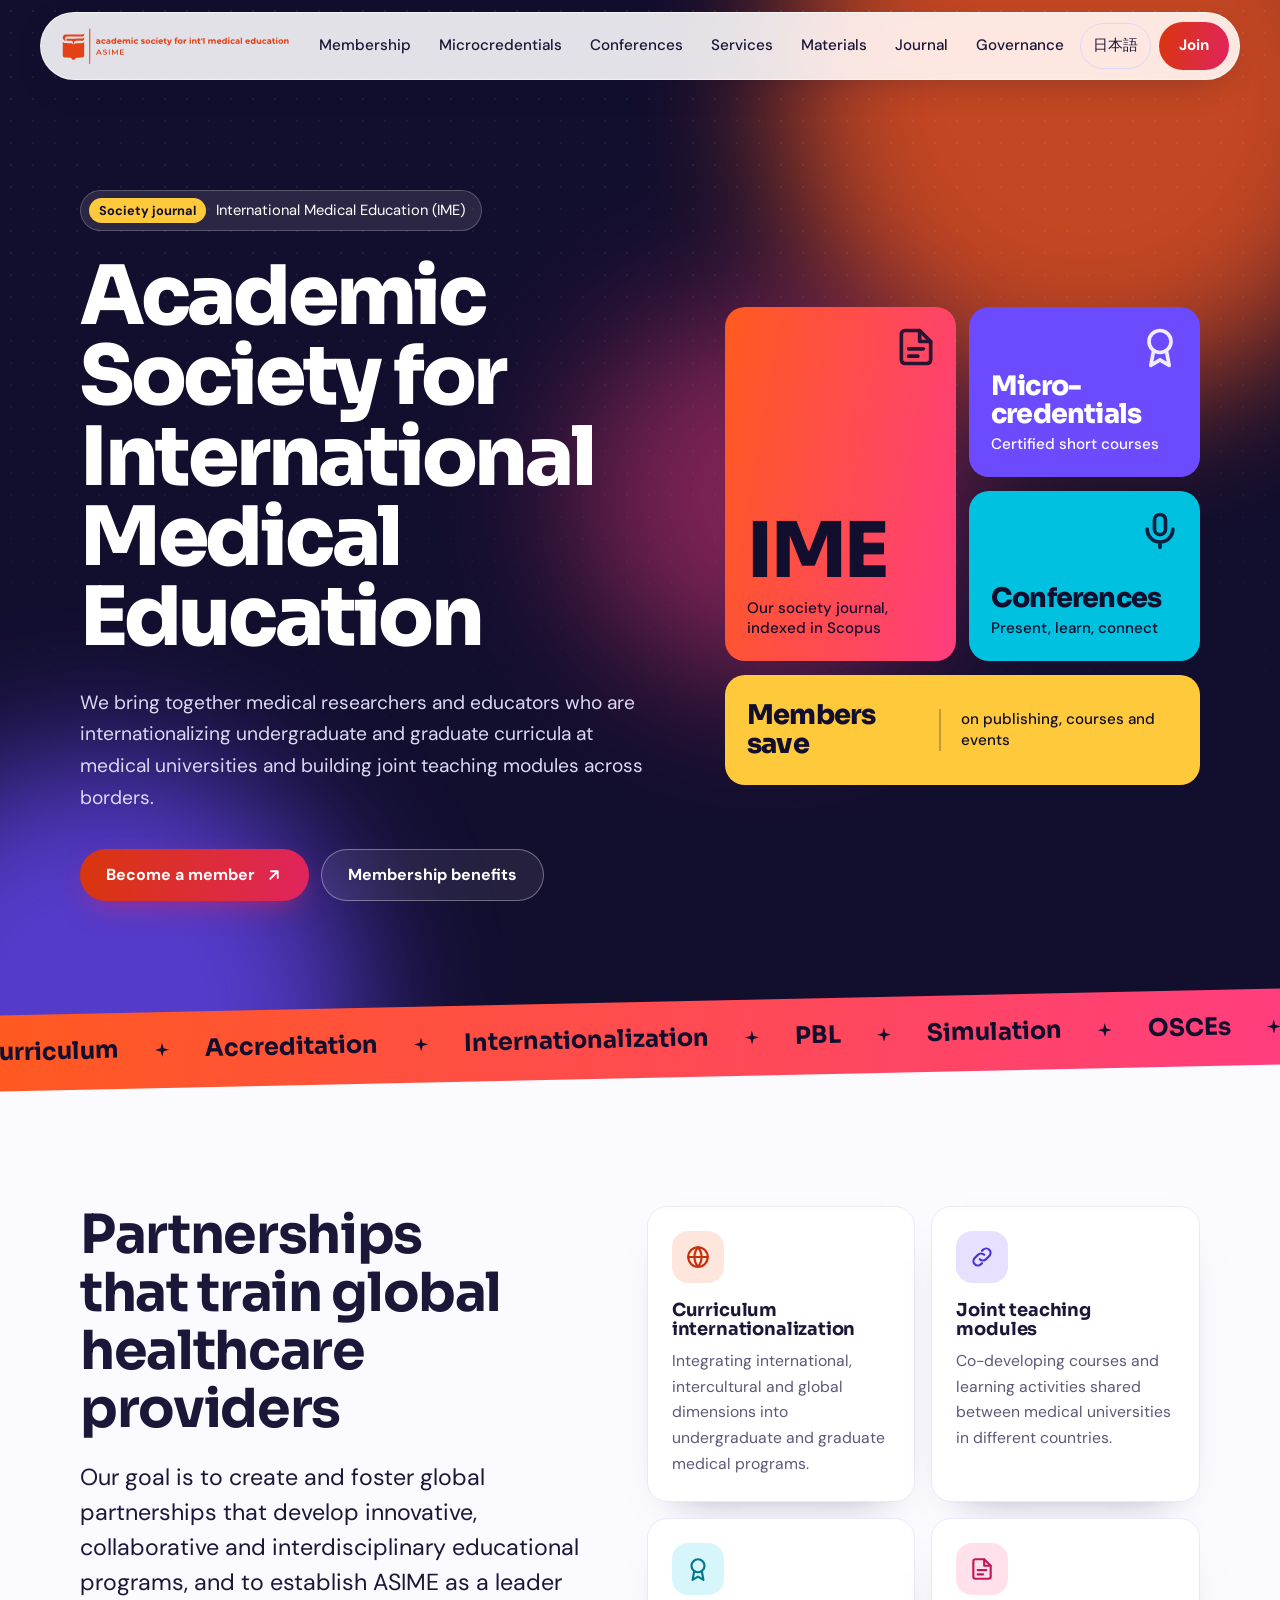
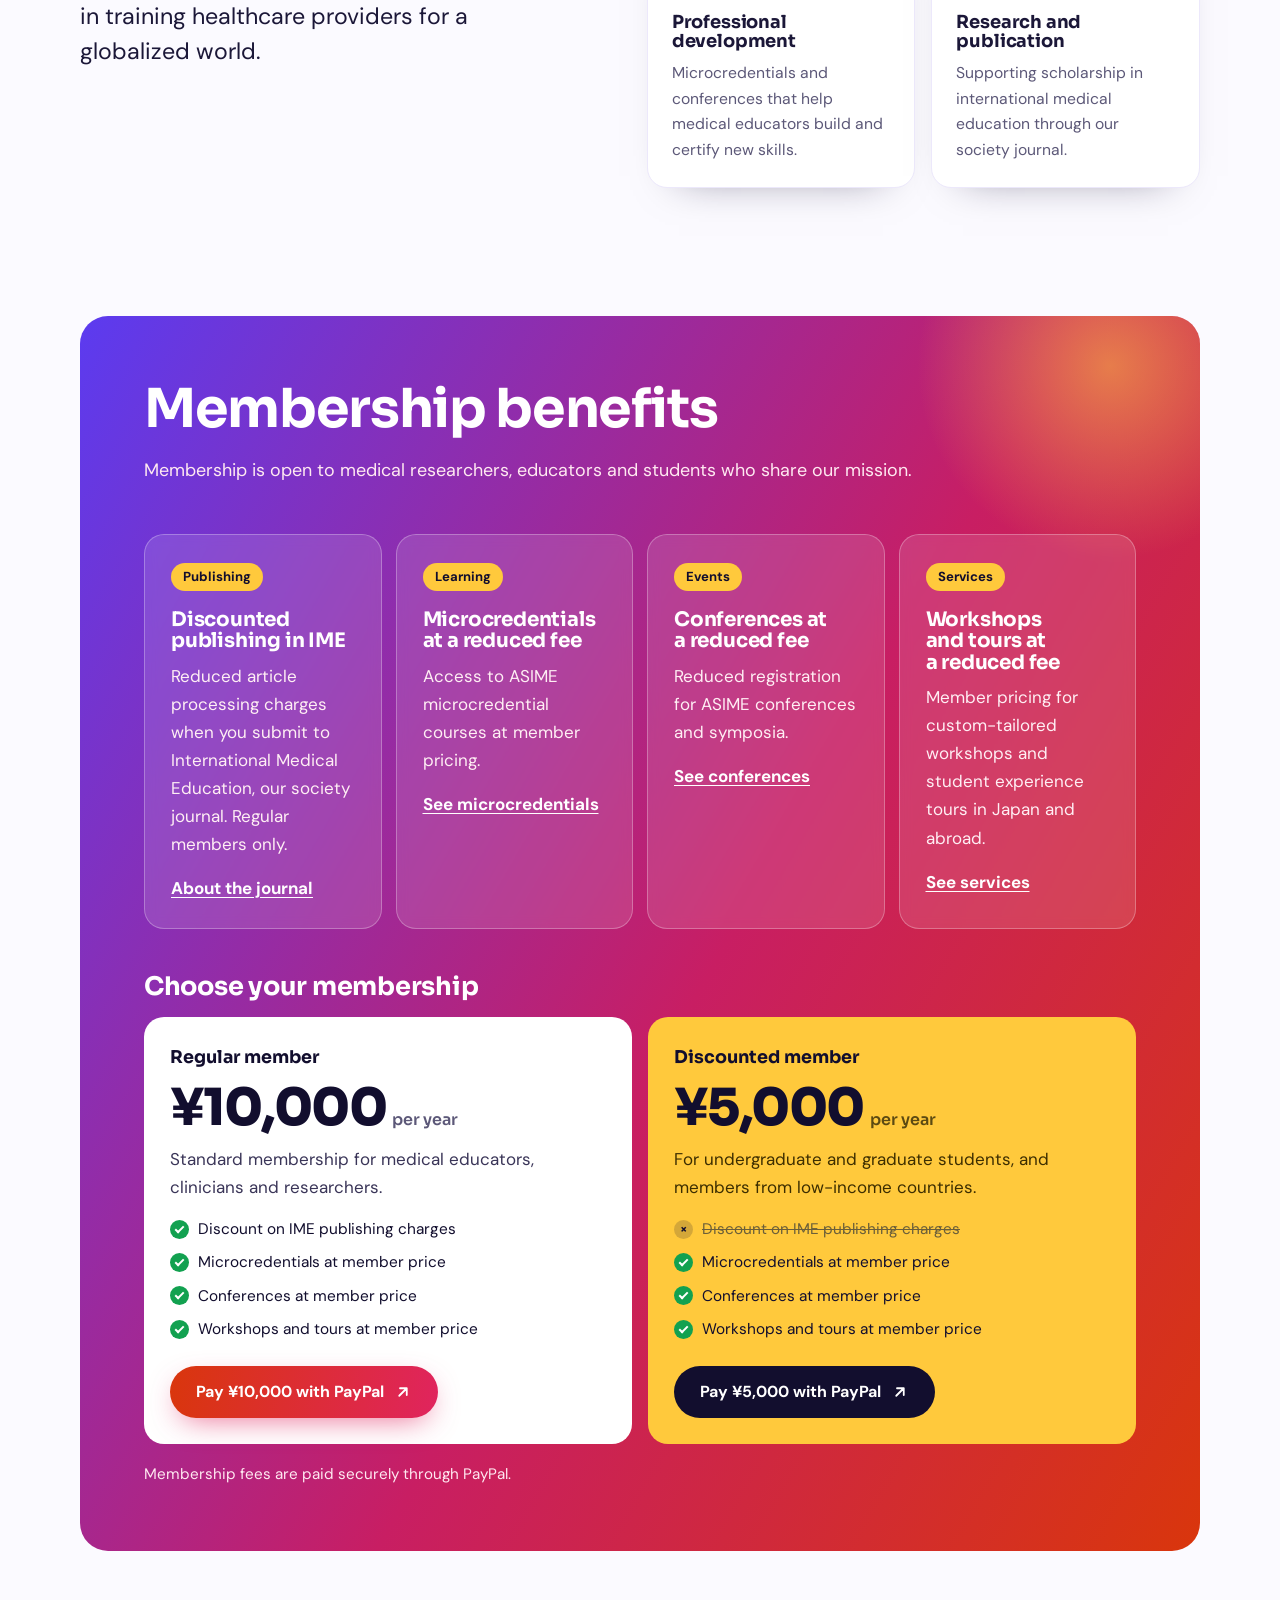
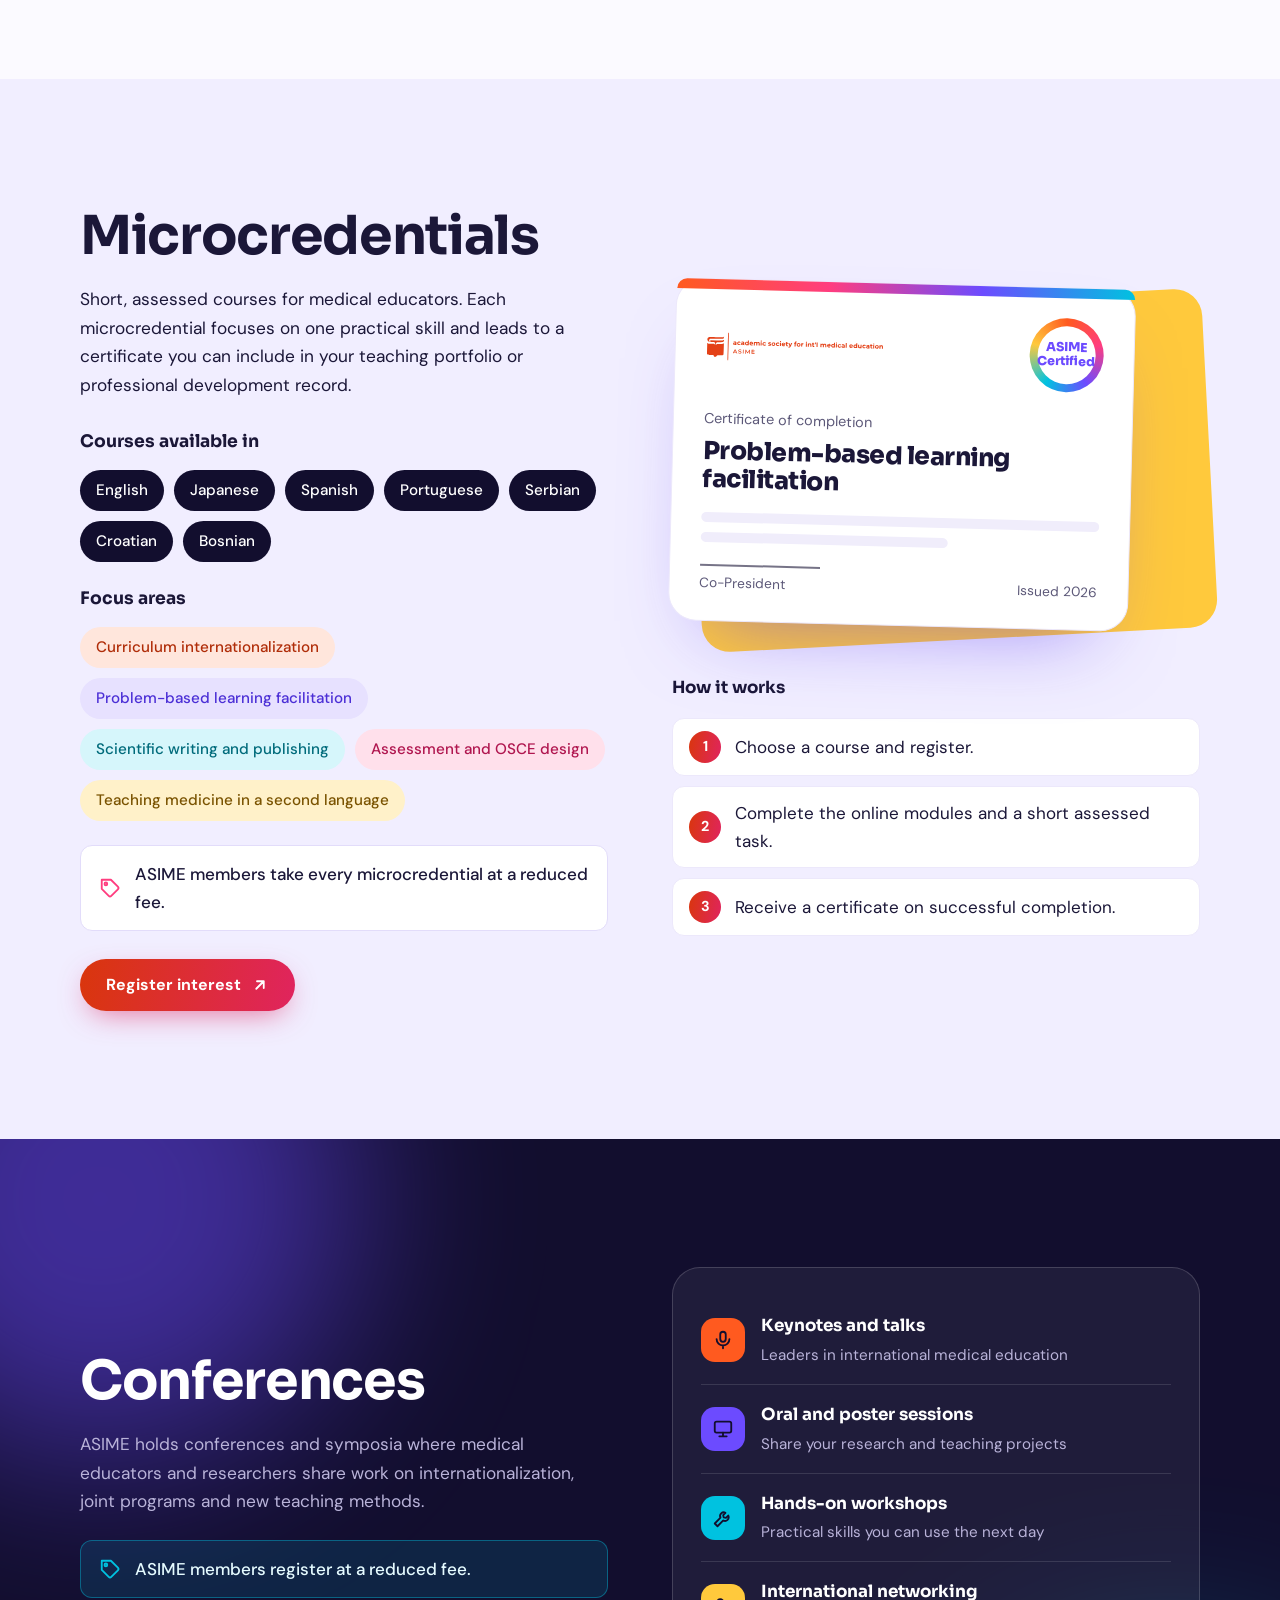
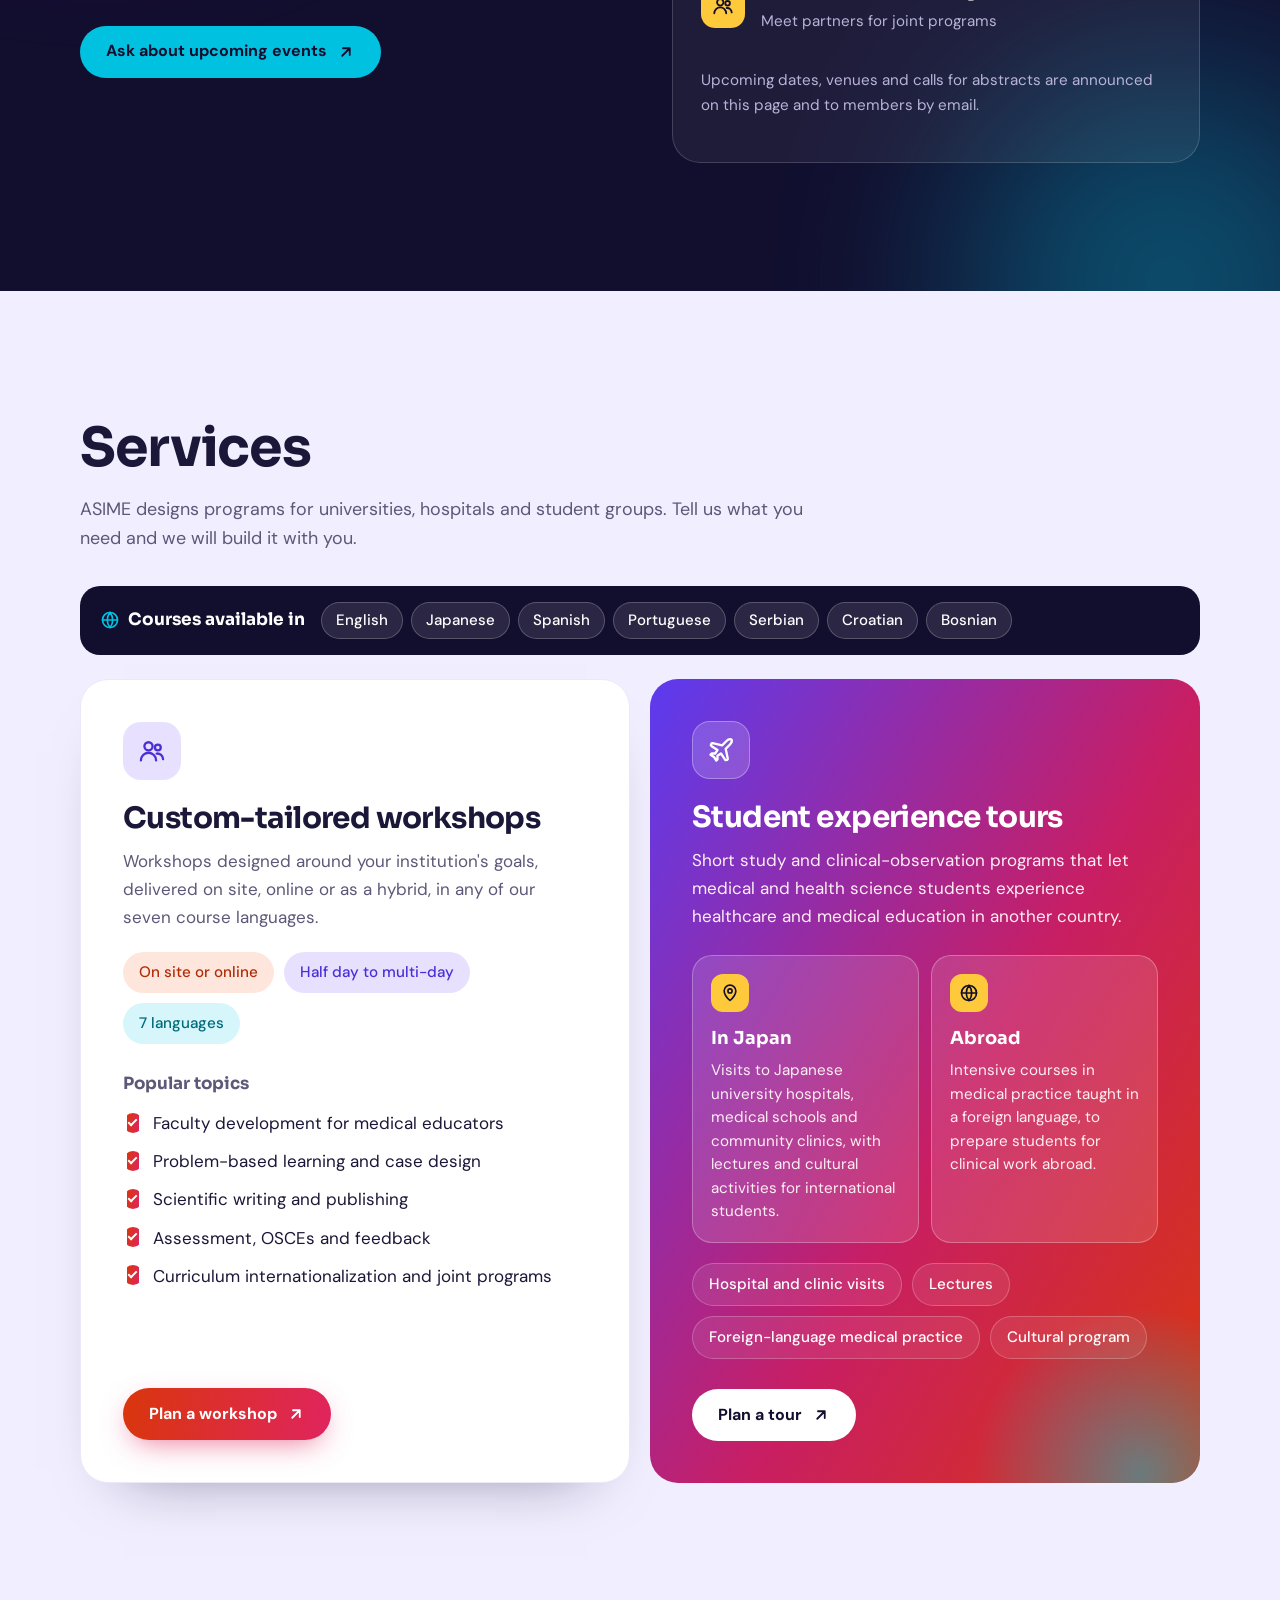
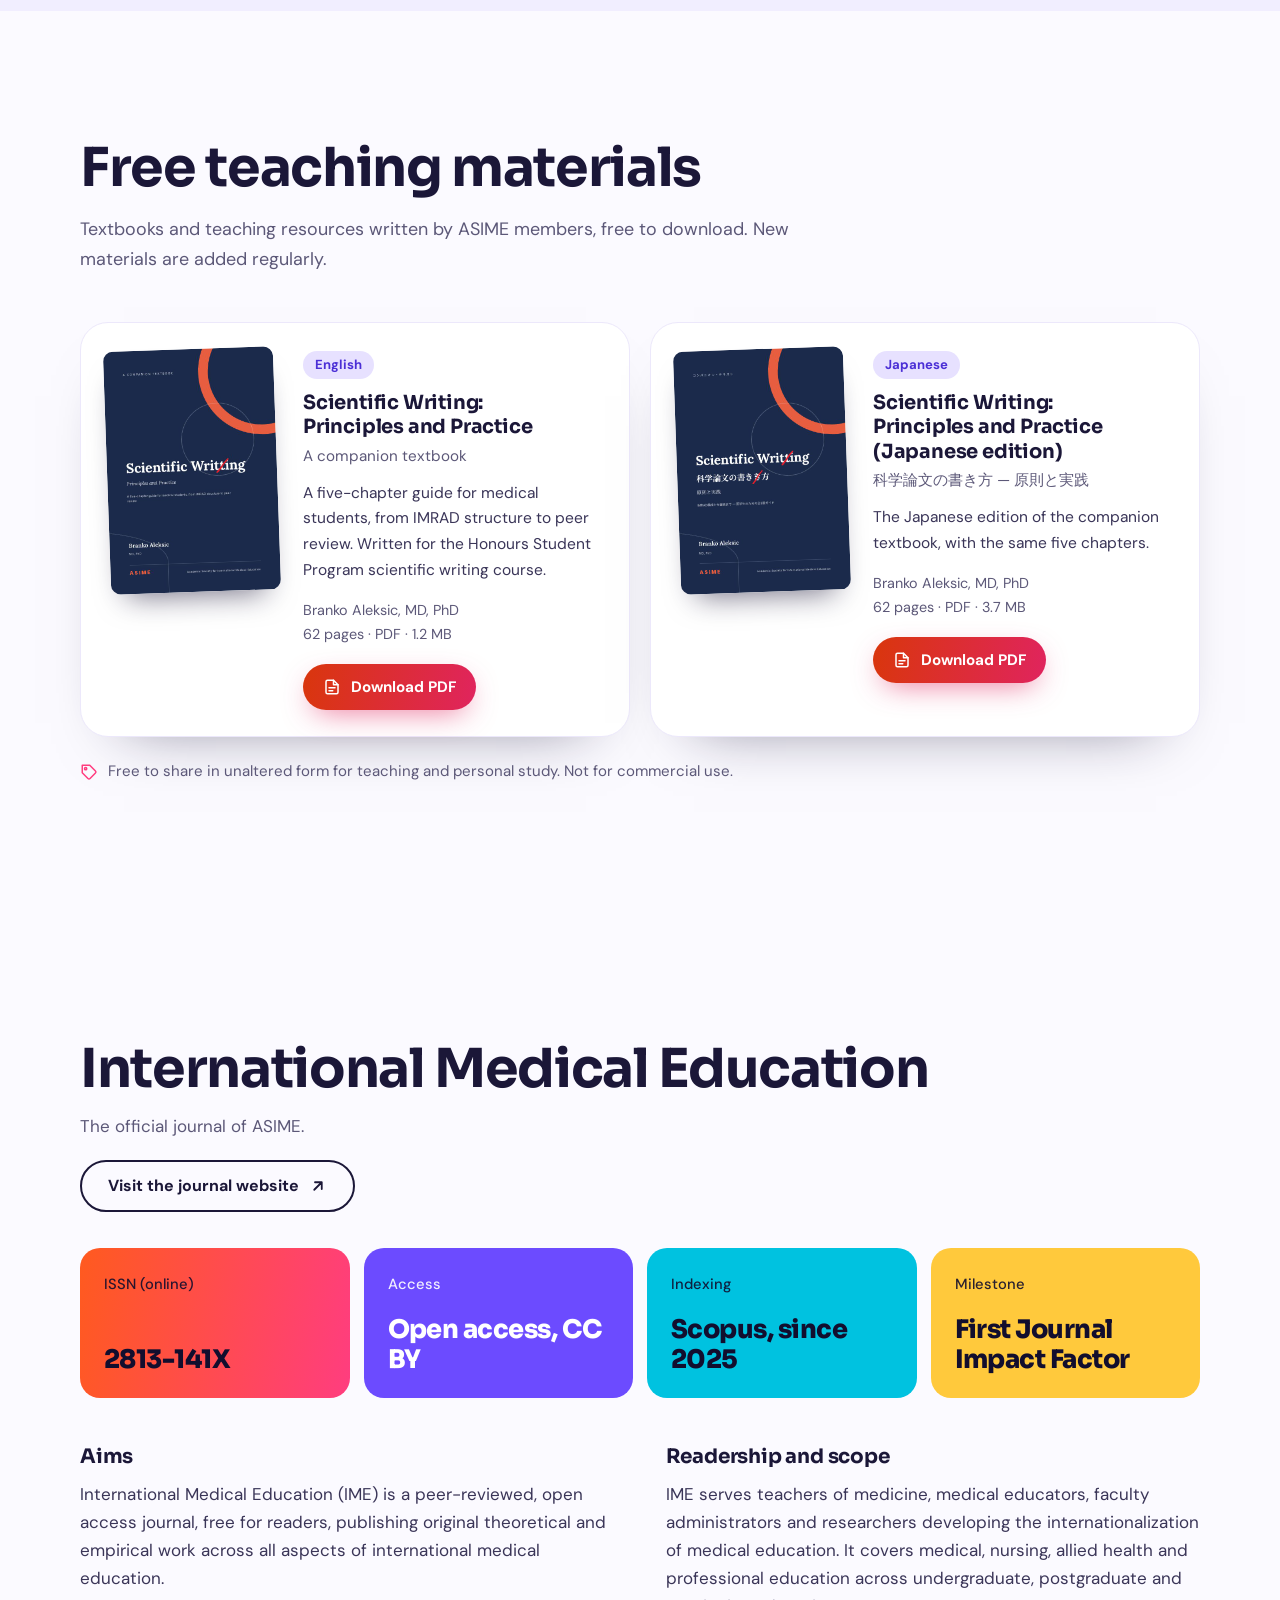
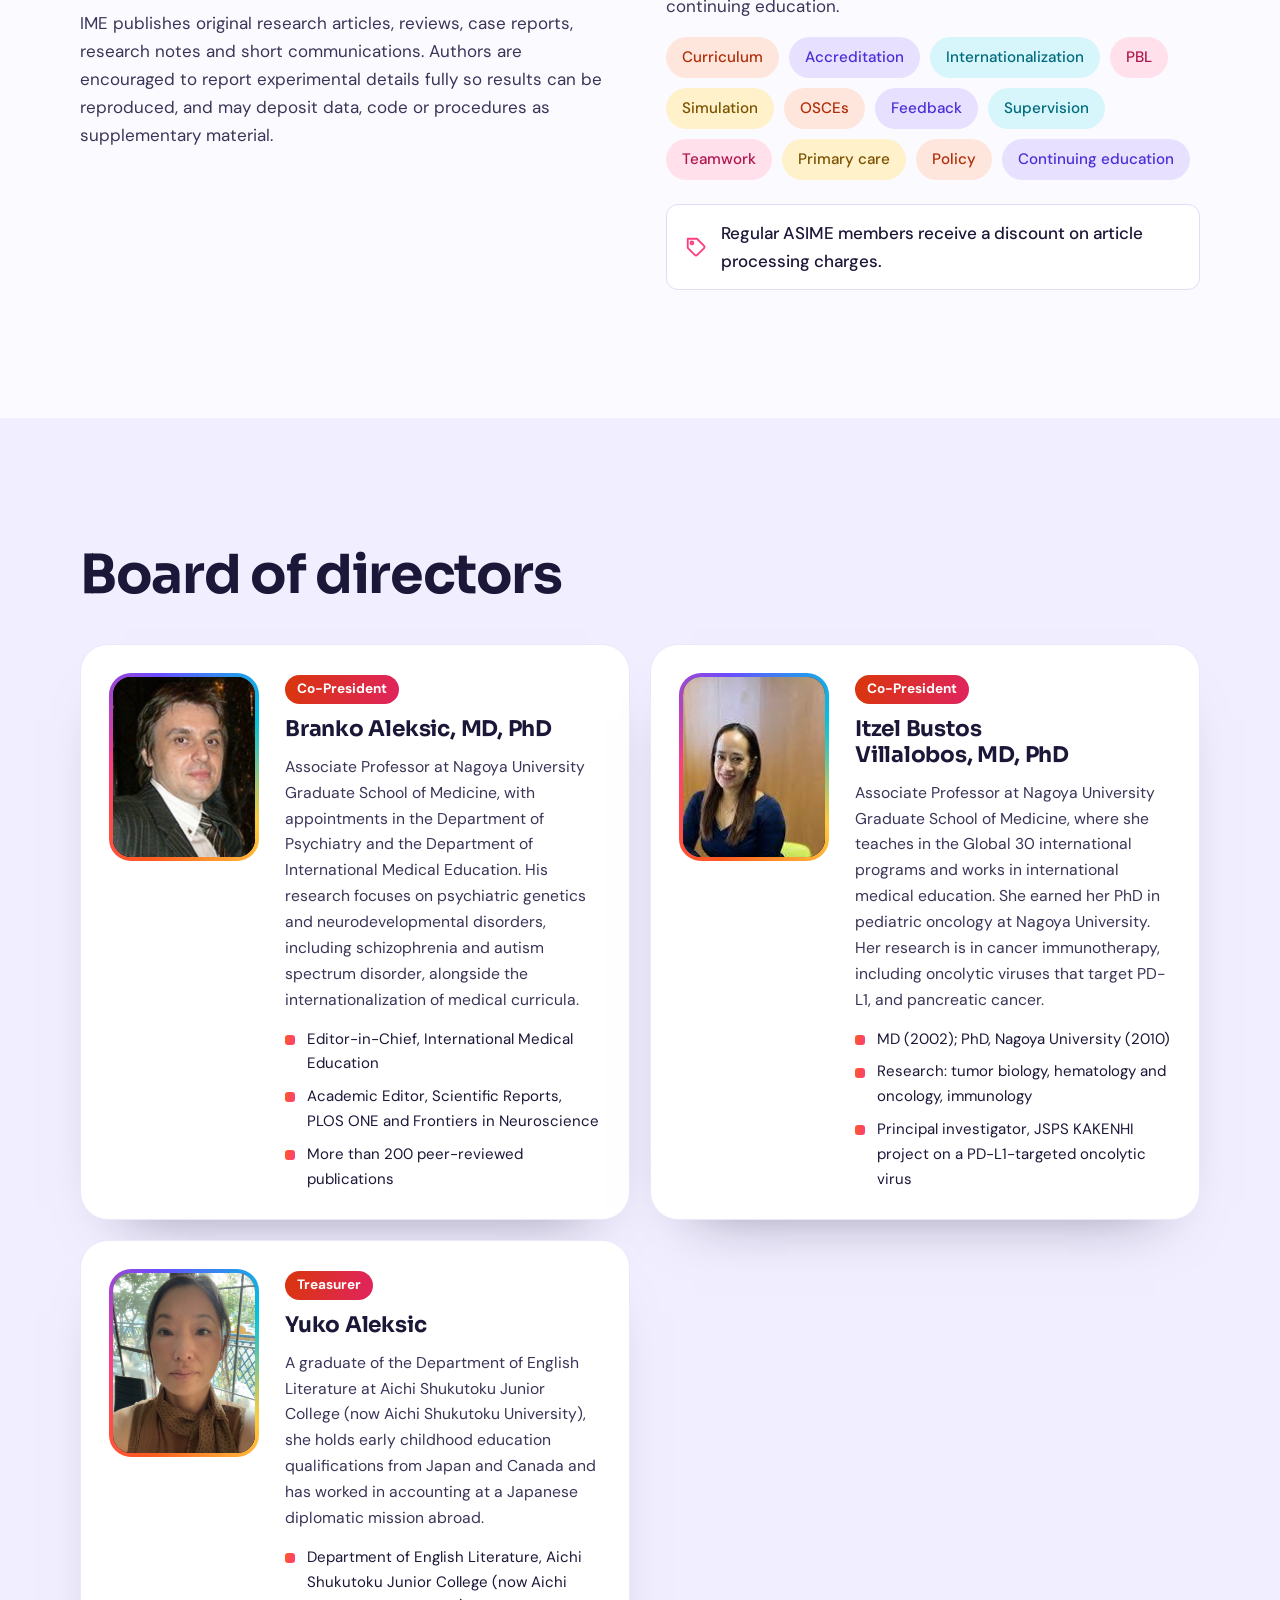
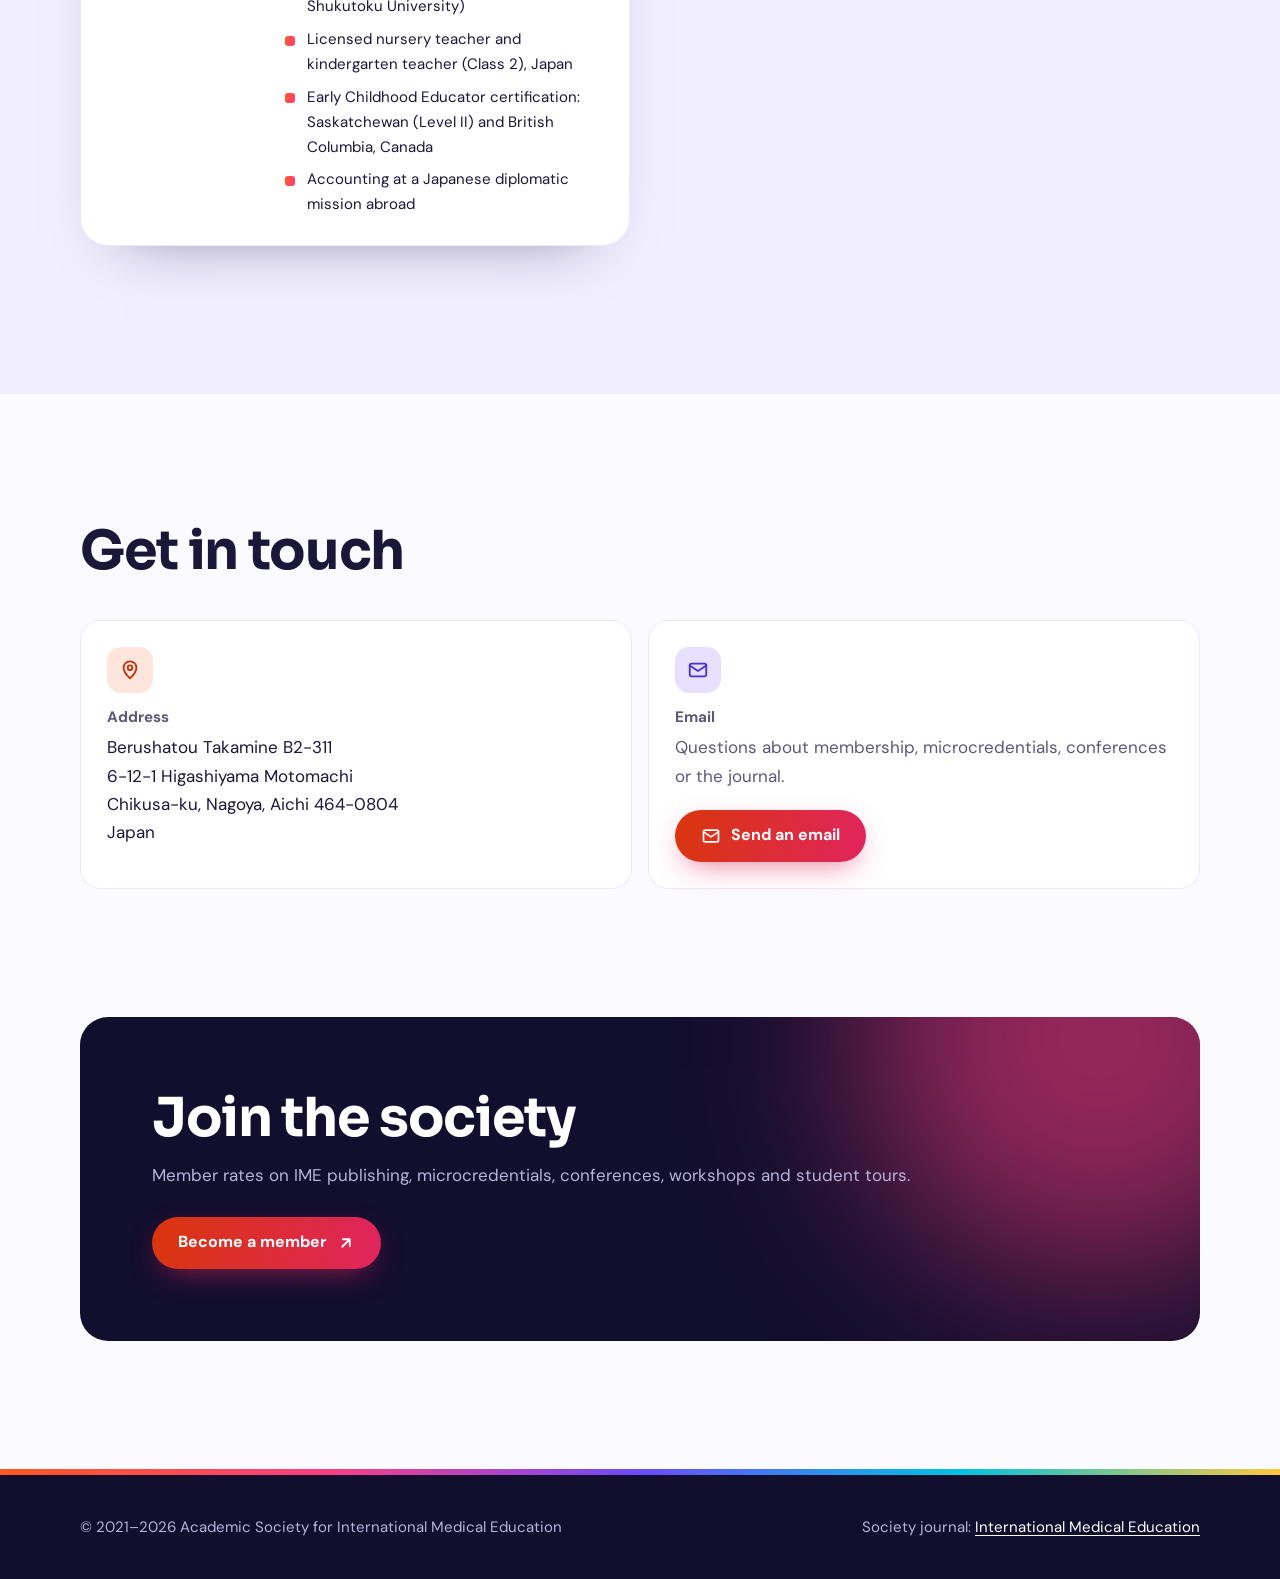
<file: index.html>
<!doctype html>
<html lang="en">
<head>
<meta charset="utf-8">
<meta name="viewport" content="width=device-width, initial-scale=1">
<title>ASIME — Academic Society for International Medical Education</title>
<meta name="description" content="The Academic Society for International Medical Education (ASIME), Nagoya, brings together medical researchers and educators working on the internationalization of medical curricula. Publisher of the society journal International Medical Education (IME).">
<meta property="og:type" content="website">
<meta property="og:title" content="ASIME — Academic Society for International Medical Education">
<meta property="og:description" content="The Academic Society for International Medical Education (ASIME), Nagoya, brings together medical researchers and educators working on the internationalization of medical curricula. Publisher of the society journal International Medical Education (IME).">
<meta name="twitter:card" content="summary">
<meta name="theme-color" content="#120E2E">
<link rel="alternate" hreflang="en" href="./">
<link rel="alternate" hreflang="ja" href="ja/">
<link rel="icon" href="favicon.svg" type="image/svg+xml">
<link rel="preconnect" href="https://fonts.googleapis.com">
<link rel="preconnect" href="https://fonts.gstatic.com" crossorigin>
<link href="https://fonts.googleapis.com/css2?family=DM+Sans:opsz,wght@9..40,400;9..40,500;9..40,700&family=Sora:wght@600;700;800&display=swap" rel="stylesheet">
<link rel="stylesheet" href="styles.css">
</head>
<body>
<a class="skip" href="#main">Skip to content</a>

<header class="site-head">
  <div class="wrap">
    <div class="bar">
      <a class="brand" href="#top"><img src="logo.svg" alt="ASIME — Academic Society for International Medical Education" width="1160" height="194"></a>
      <nav class="nav" aria-label="Main">
        <a class="sec" href="#membership">Membership</a>
        <a class="sec" href="#microcredentials">Microcredentials</a>
        <a class="sec" href="#conferences">Conferences</a>
        <a class="sec" href="#services">Services</a>
        <a class="sec" href="#materials">Materials</a>
        <a class="sec" href="#journal">Journal</a>
        <a class="sec" href="#board">Governance</a>
        <a class="lang" href="ja/" hreflang="ja" lang="ja">日本語</a>
        <details class="more">
          <summary aria-label="Menu"><svg viewBox="0 0 24 24" fill="none" stroke="currentColor" stroke-width="2.2" stroke-linecap="round"><path d="M4 7h16M4 12h16M4 17h16"/></svg></summary>
          <div class="menu-panel">
            <a href="#about">About</a>
            <a href="#membership">Membership</a>
            <a href="#microcredentials">Microcredentials</a>
            <a href="#conferences">Conferences</a>
            <a href="#services">Services</a>
            <a href="#materials">Materials</a>
            <a href="#journal">Journal</a>
            <a href="#board">Governance</a>
            <a href="#contact">Contact</a>
          </div>
        </details>
        <a class="join" href="#join">Join</a>
      </nav>
    </div>
  </div>
</header>

<main id="main">
  <div class="hero" id="top">
    <div class="glow"></div><div class="grain"></div>
    <div class="wrap">
      <div>
        <span class="pill"><b>Society journal</b>International Medical Education (IME)</span>
        <h1>Academic Society for International Medical Education</h1>
        <p class="lede">We bring together medical researchers and educators who are internationalizing undergraduate and graduate curricula at medical universities and building joint teaching modules across borders.</p>
        <div class="ctas">
          <a class="btn btn-hot" href="#join">Become a member <svg viewBox="0 0 24 24" fill="none" stroke="currentColor" stroke-width="2.4" stroke-linecap="round" stroke-linejoin="round"><path d="M7 17 17 7M8 7h9v9"/></svg></a>
          <a class="btn btn-glass" href="#membership">Membership benefits</a>
        </div>
      </div>
      <div class="bento">
        <a class="tile t-orange" href="#journal"><svg class="ico" viewBox="0 0 24 24" fill="none" stroke="currentColor" stroke-width="2" stroke-linecap="round" stroke-linejoin="round"><path d="M14 3H6a2 2 0 0 0-2 2v14a2 2 0 0 0 2 2h12a2 2 0 0 0 2-2V9z"/><path d="M14 3v6h6M8 13h8M8 17h5"/></svg><span class="big">IME</span><span class="small">Our society journal, indexed in Scopus</span></a>
        <a class="tile t-violet" href="#microcredentials"><svg class="ico" viewBox="0 0 24 24" fill="none" stroke="currentColor" stroke-width="2" stroke-linecap="round" stroke-linejoin="round"><circle cx="12" cy="9" r="6"/><path d="M8.5 14 7 22l5-3 5 3-1.5-8"/></svg><span class="big">Micro&shy;credentials</span><span class="small">Certified short courses</span></a>
        <a class="tile t-cyan" href="#conferences"><svg class="ico" viewBox="0 0 24 24" fill="none" stroke="currentColor" stroke-width="2" stroke-linecap="round" stroke-linejoin="round"><rect x="9" y="3" width="6" height="11" rx="3"/><path d="M5 11a7 7 0 0 0 14 0M12 18v3"/></svg><span class="big">Conferences</span><span class="small">Present, learn, connect</span></a>
        <a class="tile t-yellow" href="#membership"><span class="big">Members save</span><span class="small">on publishing, courses and events</span></a>
      </div>
    </div>
  </div>

  <div class="marquee" aria-hidden="true"><div class="track"><span>Curriculum</span><span>Accreditation</span><span>Internationalization</span><span>PBL</span><span>Simulation</span><span>OSCEs</span><span>Feedback</span><span>Supervision</span><span>Teamwork</span><span>Primary care</span><span>Policy</span><span>Continuing education</span><span>Curriculum</span><span>Accreditation</span><span>Internationalization</span><span>PBL</span><span>Simulation</span><span>OSCEs</span><span>Feedback</span><span>Supervision</span><span>Teamwork</span><span>Primary care</span><span>Policy</span><span>Continuing education</span></div></div>

  <section id="about">
    <div class="wrap about-grid">
      <div>
        <h2>Partnerships that train global healthcare providers</h2>
        <p class="statement">Our goal is to create and foster global partnerships that develop innovative, collaborative and interdisciplinary educational programs, and to establish ASIME as a leader in training healthcare providers for a globalized world.</p>
      </div>
      <div class="pillars">
          <div class="pillar"><div class="ic c-orange"><svg viewBox="0 0 24 24" fill="none" stroke="currentColor" stroke-width="2" stroke-linecap="round" stroke-linejoin="round"><circle cx="12" cy="12" r="9"/><path d="M3 12h18M12 3a14 14 0 0 1 0 18M12 3a14 14 0 0 0 0 18"/></svg></div><h3>Curriculum internationalization</h3><p>Integrating international, intercultural and global dimensions into undergraduate and graduate medical programs.</p></div>
          <div class="pillar"><div class="ic c-violet"><svg viewBox="0 0 24 24" fill="none" stroke="currentColor" stroke-width="2" stroke-linecap="round" stroke-linejoin="round"><path d="M10 14a4 4 0 0 0 5.7 0l3-3a4 4 0 0 0-5.7-5.7l-1 1"/><path d="M14 10a4 4 0 0 0-5.7 0l-3 3a4 4 0 0 0 5.7 5.7l1-1"/></svg></div><h3>Joint teaching modules</h3><p>Co-developing courses and learning activities shared between medical universities in different countries.</p></div>
          <div class="pillar"><div class="ic c-cyan"><svg viewBox="0 0 24 24" fill="none" stroke="currentColor" stroke-width="2" stroke-linecap="round" stroke-linejoin="round"><circle cx="12" cy="9" r="6"/><path d="M8.5 14 7 22l5-3 5 3-1.5-8"/></svg></div><h3>Professional development</h3><p>Microcredentials and conferences that help medical educators build and certify new skills.</p></div>
          <div class="pillar"><div class="ic c-pink"><svg viewBox="0 0 24 24" fill="none" stroke="currentColor" stroke-width="2" stroke-linecap="round" stroke-linejoin="round"><path d="M14 3H6a2 2 0 0 0-2 2v14a2 2 0 0 0 2 2h12a2 2 0 0 0 2-2V9z"/><path d="M14 3v6h6M8 13h8M8 17h5"/></svg></div><h3>Research and publication</h3><p>Supporting scholarship in international medical education through our society journal.</p></div>
      </div>
    </div>
  </section>

  <section id="membership" style="padding-top:0">
    <div class="wrap">
      <div class="panel">
        <div class="sec-head"><h2>Membership benefits</h2><p>Membership is open to medical researchers, educators and students who share our mission.</p></div>
        <ul class="perks">
        <li class="perk"><span class="tag">Publishing</span><h3>Discounted publishing in IME</h3><p>Reduced article processing charges when you submit to International Medical Education, our society journal. Regular members only.</p><a href="#journal">About the journal</a></li>
        <li class="perk"><span class="tag">Learning</span><h3>Microcredentials at a reduced fee</h3><p>Access to ASIME microcredential courses at member pricing.</p><a href="#microcredentials">See microcredentials</a></li>
        <li class="perk"><span class="tag">Events</span><h3>Conferences at a reduced fee</h3><p>Reduced registration for ASIME conferences and symposia.</p><a href="#conferences">See conferences</a></li>
        <li class="perk"><span class="tag">Services</span><h3>Workshops and tours at a reduced fee</h3><p>Member pricing for custom-tailored workshops and student experience tours in Japan and abroad.</p><a href="#services">See services</a></li>
        </ul>
        <h3 class="tiers-h" id="join">Choose your membership</h3>
        <div class="tiers">
          <div class="tier tier-regular"><span class="tname">Regular member</span><span class="price">¥10,000<small>per year</small></span><p>Standard membership for medical educators, clinicians and researchers.</p>
            <ul class="incl"><li class="yes">Discount on IME publishing charges</li><li class="yes">Microcredentials at member price</li><li class="yes">Conferences at member price</li><li class="yes">Workshops and tours at member price</li></ul>
            <a class="btn btn-hot" href="https://www.paypal.com/ncp/payment/5SDZDW5649PTL" target="_blank" rel="noopener">Pay ¥10,000 with PayPal <svg viewBox="0 0 24 24" fill="none" stroke="currentColor" stroke-width="2.4" stroke-linecap="round" stroke-linejoin="round"><path d="M7 17 17 7M8 7h9v9"/></svg></a></div>
          <div class="tier tier-disc"><span class="tname">Discounted member</span><span class="price">¥5,000<small>per year</small></span><p>For undergraduate and graduate students, and members from low-income countries.</p>
            <ul class="incl"><li class="no">Discount on IME publishing charges</li><li class="yes">Microcredentials at member price</li><li class="yes">Conferences at member price</li><li class="yes">Workshops and tours at member price</li></ul>
            <a class="btn btn-dark" href="https://www.paypal.com/ncp/payment/364U2EXZQQU36" target="_blank" rel="noopener">Pay ¥5,000 with PayPal <svg viewBox="0 0 24 24" fill="none" stroke="currentColor" stroke-width="2.4" stroke-linecap="round" stroke-linejoin="round"><path d="M7 17 17 7M8 7h9v9"/></svg></a></div>
        </div>
        <p class="tiers-note">Membership fees are paid securely through PayPal.</p>
      </div>
    </div>
  </section>

  <section id="microcredentials" class="lilac">
    <div class="wrap program">
      <div class="lead">
        <h2>Microcredentials</h2>
        <p>Short, assessed courses for medical educators. Each microcredential focuses on one practical skill and leads to a certificate you can include in your teaching portfolio or professional development record.</p>
        <p class="label" style="margin-top:28px">Courses available in</p>
        <ul class="chips lang-chips"><li>English</li><li>Japanese</li><li>Spanish</li><li>Portuguese</li><li>Serbian</li><li>Croatian</li><li>Bosnian</li></ul>
        <p class="label" style="margin-top:22px">Focus areas</p>
        <ul class="chips color"><li>Curriculum internationalization</li><li>Problem-based learning facilitation</li><li>Scientific writing and publishing</li><li>Assessment and OSCE design</li><li>Teaching medicine in a second language</li></ul>
        <div class="note light"><svg viewBox="0 0 24 24" fill="none" stroke="currentColor" stroke-width="2" stroke-linecap="round" stroke-linejoin="round"><path d="M20.6 13.4 13.4 20.6a2 2 0 0 1-2.8 0L3 13V3h10l7.6 7.6a2 2 0 0 1 0 2.8z"/><circle cx="7.5" cy="7.5" r="1.5"/></svg><span>ASIME members take every microcredential at a reduced fee.</span></div>
        <div class="actions"><a class="btn btn-hot" href="mailto:branko@med.nagoya-u.ac.jp?subject=%5BASIME%5D%20Microcredentials%20enquiry">Register interest <svg viewBox="0 0 24 24" fill="none" stroke="currentColor" stroke-width="2.4" stroke-linecap="round" stroke-linejoin="round"><path d="M7 17 17 7M8 7h9v9"/></svg></a></div>
      </div>
      <div>
        <div class="stack">
          <div class="cert" aria-hidden="true">
            <div class="top"><img src="logo.svg" alt=""><div class="seal"><span>ASIME<br>Certified</span></div></div>
            <p class="kind">Certificate of completion</p>
            <p class="title">Problem-based learning facilitation</p>
            <div class="line"></div><div class="line s"></div>
            <div class="sig"><div><i></i>Co-President</div><div>Issued 2026</div></div>
          </div>
        </div>
        <p class="label" style="margin-top:48px">How it works</p>
        <ol class="steps"><li>Choose a course and register.</li><li>Complete the online modules and a short assessed task.</li><li>Receive a certificate on successful completion.</li></ol>
      </div>
    </div>
  </section>

  <section id="conferences" class="dark">
    <div class="wrap program">
      <div class="lead">
        <h2>Conferences</h2>
        <p>ASIME holds conferences and symposia where medical educators and researchers share work on internationalization, joint programs and new teaching methods.</p>
        <div class="note on-dark"><svg viewBox="0 0 24 24" fill="none" stroke="currentColor" stroke-width="2" stroke-linecap="round" stroke-linejoin="round"><path d="M20.6 13.4 13.4 20.6a2 2 0 0 1-2.8 0L3 13V3h10l7.6 7.6a2 2 0 0 1 0 2.8z"/><circle cx="7.5" cy="7.5" r="1.5"/></svg><span>ASIME members register at a reduced fee.</span></div>
        <div class="actions"><a class="btn btn-cyan" href="mailto:branko@med.nagoya-u.ac.jp?subject=%5BASIME%5D%20Conference%20enquiry">Ask about upcoming events <svg viewBox="0 0 24 24" fill="none" stroke="currentColor" stroke-width="2.4" stroke-linecap="round" stroke-linejoin="round"><path d="M7 17 17 7M8 7h9v9"/></svg></a></div>
      </div>
      <div class="event">
          <div class="row"><div class="dot" style="background:#FF5A1F"><span style="color:#120E2E;display:grid"><svg viewBox="0 0 24 24" fill="none" stroke="currentColor" stroke-width="2" stroke-linecap="round" stroke-linejoin="round"><rect x="9" y="3" width="6" height="11" rx="3"/><path d="M5 11a7 7 0 0 0 14 0M12 18v3"/></svg></span></div><div><b>Keynotes and talks</b><span>Leaders in international medical education</span></div></div>
          <div class="row"><div class="dot" style="background:#6C4BFF"><span style="color:#120E2E;display:grid"><svg viewBox="0 0 24 24" fill="none" stroke="currentColor" stroke-width="2" stroke-linecap="round" stroke-linejoin="round"><rect x="3" y="4" width="18" height="12" rx="2"/><path d="M8 20h8M12 16v4"/></svg></span></div><div><b>Oral and poster sessions</b><span>Share your research and teaching projects</span></div></div>
          <div class="row"><div class="dot" style="background:#00C2E0"><span style="color:#120E2E;display:grid"><svg viewBox="0 0 24 24" fill="none" stroke="currentColor" stroke-width="2" stroke-linecap="round" stroke-linejoin="round"><path d="M14.7 6.3a4 4 0 0 0-5.4 5.4L3 18l3 3 6.3-6.3a4 4 0 0 0 5.4-5.4l-2.5 2.5-2.5-.5-.5-2.5z"/></svg></span></div><div><b>Hands-on workshops</b><span>Practical skills you can use the next day</span></div></div>
          <div class="row"><div class="dot" style="background:#FFC93C"><span style="color:#120E2E;display:grid"><svg viewBox="0 0 24 24" fill="none" stroke="currentColor" stroke-width="2" stroke-linecap="round" stroke-linejoin="round"><circle cx="9" cy="8" r="3.5"/><path d="M2.5 20a6.5 6.5 0 0 1 13 0"/><circle cx="17" cy="9" r="2.5"/><path d="M16 14.2A5 5 0 0 1 21.5 19"/></svg></span></div><div><b>International networking</b><span>Meet partners for joint programs</span></div></div>
        <p class="soon">Upcoming dates, venues and calls for abstracts are announced on this page and to members by email.</p>
      </div>
    </div>
  </section>

  <section id="services" class="lilac">
    <div class="wrap">
      <div class="sec-head"><h2>Services</h2><p>ASIME designs programs for universities, hospitals and student groups. Tell us what you need and we will build it with you.</p></div>
      <div class="langs"><span class="langs-label"><svg viewBox="0 0 24 24" fill="none" stroke="currentColor" stroke-width="2" stroke-linecap="round" stroke-linejoin="round"><circle cx="12" cy="12" r="9"/><path d="M3 12h18M12 3a14 14 0 0 1 0 18M12 3a14 14 0 0 0 0 18"/></svg> Courses available in</span><ul><li>English</li><li>Japanese</li><li>Spanish</li><li>Portuguese</li><li>Serbian</li><li>Croatian</li><li>Bosnian</li></ul></div>
      <div class="services">
        <article class="svc light">
          <div class="ic c-violet"><svg viewBox="0 0 24 24" fill="none" stroke="currentColor" stroke-width="2" stroke-linecap="round" stroke-linejoin="round"><circle cx="9" cy="8" r="3.5"/><path d="M2.5 20a6.5 6.5 0 0 1 13 0"/><circle cx="17" cy="9" r="2.5"/><path d="M16 14.2A5 5 0 0 1 21.5 19"/></svg></div>
          <h3>Custom-tailored workshops</h3>
          <p>Workshops designed around your institution's goals, delivered on site, online or as a hybrid, in any of our seven course languages.</p>
          <ul class="chips color"><li>On site or online</li><li>Half day to multi-day</li><li>7 languages</li></ul>
          <p class="label" style="margin-top:26px">Popular topics</p>
          <ul class="ticks"><li>Faculty development for medical educators</li><li>Problem-based learning and case design</li><li>Scientific writing and publishing</li><li>Assessment, OSCEs and feedback</li><li>Curriculum internationalization and joint programs</li></ul>
          <div class="svc-cta"><a class="btn btn-hot" href="mailto:branko@med.nagoya-u.ac.jp?subject=%5BASIME%5D%20Custom%20workshop%20enquiry">Plan a workshop <svg viewBox="0 0 24 24" fill="none" stroke="currentColor" stroke-width="2.4" stroke-linecap="round" stroke-linejoin="round"><path d="M7 17 17 7M8 7h9v9"/></svg></a></div>
        </article>
        <article class="svc vivid">
          <div class="ic"><svg viewBox="0 0 24 24" fill="none" stroke="currentColor" stroke-width="2" stroke-linecap="round" stroke-linejoin="round"><path d="M17.8 19.2 16 11l3.5-3.5C21 6 21.5 4 21 3c-1-.5-3 0-4.5 1.5L13 8 4.8 6.2c-.5-.1-.9.1-1.1.5l-.3.5c-.2.5-.1 1 .3 1.3L9 12l-2 3H4l-1 1 3 2 2 3 1-1v-3l3-2 3.5 5.3c.3.4.8.5 1.3.3l.5-.2c.4-.3.6-.7.5-1.2z"/></svg></div>
          <h3>Student experience tours</h3>
          <p>Short study and clinical-observation programs that let medical and health science students experience healthcare and medical education in another country.</p>
          <div class="where"><div class="w"><span class="wi"><svg viewBox="0 0 24 24" fill="none" stroke="currentColor" stroke-width="2" stroke-linecap="round" stroke-linejoin="round"><path d="M12 21s-7-6.2-7-11.5a7 7 0 0 1 14 0C19 14.8 12 21 12 21z"/><circle cx="12" cy="9.5" r="2.5"/></svg></span><b>In Japan</b><span>Visits to Japanese university hospitals, medical schools and community clinics, with lectures and cultural activities for international students.</span></div><div class="w"><span class="wi"><svg viewBox="0 0 24 24" fill="none" stroke="currentColor" stroke-width="2" stroke-linecap="round" stroke-linejoin="round"><circle cx="12" cy="12" r="9"/><path d="M3 12h18M12 3a14 14 0 0 1 0 18M12 3a14 14 0 0 0 0 18"/></svg></span><b>Abroad</b><span>Intensive courses in medical practice taught in a foreign language, to prepare students for clinical work abroad.</span></div></div>
          <ul class="chips glass"><li>Hospital and clinic visits</li><li>Lectures</li><li>Foreign-language medical practice</li><li>Cultural program</li></ul>
          <div class="svc-cta"><a class="btn btn-white" href="mailto:branko@med.nagoya-u.ac.jp?subject=%5BASIME%5D%20Student%20experience%20tour%20enquiry">Plan a tour <svg viewBox="0 0 24 24" fill="none" stroke="currentColor" stroke-width="2.4" stroke-linecap="round" stroke-linejoin="round"><path d="M7 17 17 7M8 7h9v9"/></svg></a></div>
        </article>
      </div>
    </div>
  </section>

  <section id="materials">
    <div class="wrap">
      <div class="sec-head"><h2>Free teaching materials</h2><p>Textbooks and teaching resources written by ASIME members, free to download. New materials are added regularly.</p></div>
      <div class="materials">
        <!-- MATERIAL: copy this whole <article> block to add a new item -->
        <article class="mat">
          <a class="cover" href="materials/scientific-writing-textbook-en.pdf" download><img src="materials/covers/scientific-writing-en.jpg" alt="" width="200" height="286" loading="lazy"></a>
          <div class="mat-body">
            <span class="mat-lang">English</span>
            <h3>Scientific Writing: Principles and Practice</h3>
            <p class="mat-sub">A companion textbook</p>
            <p>A five-chapter guide for medical students, from IMRAD structure to peer review. Written for the Honours Student Program scientific writing course.</p>
            <p class="mat-meta">Branko Aleksic, MD, PhD<br>62 pages · PDF · 1.2 MB</p>
            <a class="btn btn-hot" href="materials/scientific-writing-textbook-en.pdf" download><svg viewBox="0 0 24 24" fill="none" stroke="currentColor" stroke-width="2" stroke-linecap="round" stroke-linejoin="round"><path d="M14 3H6a2 2 0 0 0-2 2v14a2 2 0 0 0 2 2h12a2 2 0 0 0 2-2V9z"/><path d="M14 3v6h6M8 13h8M8 17h5"/></svg> Download PDF</a>
          </div>
        </article>
        <!-- MATERIAL: copy this whole <article> block to add a new item -->
        <article class="mat">
          <a class="cover" href="materials/scientific-writing-textbook-ja.pdf" download><img src="materials/covers/scientific-writing-ja.jpg" alt="" width="200" height="286" loading="lazy"></a>
          <div class="mat-body">
            <span class="mat-lang">Japanese</span>
            <h3>Scientific Writing: Principles and Practice (Japanese edition)</h3>
            <p class="mat-sub">科学論文の書き方 — 原則と実践</p>
            <p>The Japanese edition of the companion textbook, with the same five chapters.</p>
            <p class="mat-meta">Branko Aleksic, MD, PhD<br>62 pages · PDF · 3.7 MB</p>
            <a class="btn btn-hot" href="materials/scientific-writing-textbook-ja.pdf" download><svg viewBox="0 0 24 24" fill="none" stroke="currentColor" stroke-width="2" stroke-linecap="round" stroke-linejoin="round"><path d="M14 3H6a2 2 0 0 0-2 2v14a2 2 0 0 0 2 2h12a2 2 0 0 0 2-2V9z"/><path d="M14 3v6h6M8 13h8M8 17h5"/></svg> Download PDF</a>
          </div>
        </article>
      </div>
      <p class="mat-note"><svg viewBox="0 0 24 24" fill="none" stroke="currentColor" stroke-width="2" stroke-linecap="round" stroke-linejoin="round"><path d="M20.6 13.4 13.4 20.6a2 2 0 0 1-2.8 0L3 13V3h10l7.6 7.6a2 2 0 0 1 0 2.8z"/><circle cx="7.5" cy="7.5" r="1.5"/></svg> <span>Free to share in unaltered form for teaching and personal study. Not for commercial use.</span></p>
    </div>
  </section>

  <section id="journal">
    <div class="wrap">
      <div class="jhead">
        <div><h2>International Medical Education</h2><p>The official journal of ASIME.</p></div>
        <a class="btn btn-outline" href="https://www.mdpi.com/journal/ime" target="_blank" rel="noopener">Visit the journal website <svg viewBox="0 0 24 24" fill="none" stroke="currentColor" stroke-width="2.4" stroke-linecap="round" stroke-linejoin="round"><path d="M7 17 17 7M8 7h9v9"/></svg></a>
      </div>
      <dl class="facts"><div><dt>ISSN (online)</dt><dd>2813-141X</dd></div><div><dt>Access</dt><dd>Open access, CC BY</dd></div><div><dt>Indexing</dt><dd>Scopus, since 2025</dd></div><div><dt>Milestone</dt><dd>First Journal Impact Factor</dd></div></dl>
      <div class="cols">
        <div><h3>Aims</h3><p>International Medical Education (IME) is a peer-reviewed, open access journal, free for readers, publishing original theoretical and empirical work across all aspects of international medical education.</p><p>IME publishes original research articles, reviews, case reports, research notes and short communications. Authors are encouraged to report experimental details fully so results can be reproduced, and may deposit data, code or procedures as supplementary material.</p></div>
        <div>
          <h3>Readership and scope</h3><p>IME serves teachers of medicine, medical educators, faculty administrators and researchers developing the internationalization of medical education. It covers medical, nursing, allied health and professional education across undergraduate, postgraduate and continuing education.</p>
          <ul class="chips color" aria-label="Readership and scope"><li>Curriculum</li><li>Accreditation</li><li>Internationalization</li><li>PBL</li><li>Simulation</li><li>OSCEs</li><li>Feedback</li><li>Supervision</li><li>Teamwork</li><li>Primary care</li><li>Policy</li><li>Continuing education</li></ul>
          <div class="note light"><svg viewBox="0 0 24 24" fill="none" stroke="currentColor" stroke-width="2" stroke-linecap="round" stroke-linejoin="round"><path d="M20.6 13.4 13.4 20.6a2 2 0 0 1-2.8 0L3 13V3h10l7.6 7.6a2 2 0 0 1 0 2.8z"/><circle cx="7.5" cy="7.5" r="1.5"/></svg><span>Regular ASIME members receive a discount on article processing charges.</span></div>
        </div>
      </div>
    </div>
  </section>

  <section id="board" class="lilac">
    <div class="wrap">
      <h2 style="margin-bottom:40px">Board of directors</h2>
      <div class="leaders">
        <article class="leader">
          <div class="photo"><span>BA</span><img src="img/branko.jpg" alt="Branko Aleksic, MD, PhD" loading="lazy" onerror="this.remove()"></div>
          <div class="bio">
            <span class="role">Co-President</span>
            <h3>Branko Aleksic, MD, PhD</h3>
            <p>Associate Professor at Nagoya University Graduate School of Medicine, with appointments in the Department of Psychiatry and the Department of International Medical Education. His research focuses on psychiatric genetics and neurodevelopmental disorders, including schizophrenia and autism spectrum disorder, alongside the internationalization of medical curricula.</p>
            <ul><li>Editor-in-Chief, International Medical Education</li><li>Academic Editor, Scientific Reports, PLOS ONE and Frontiers in Neuroscience</li><li>More than 200 peer-reviewed publications</li></ul>
          </div>
        </article>
        <article class="leader">
          <div class="photo"><span>IB</span><img src="img/itzel.jpg" alt="Itzel Bustos Villalobos, MD, PhD" loading="lazy" onerror="this.remove()"></div>
          <div class="bio">
            <span class="role">Co-President</span>
            <h3>Itzel Bustos Villalobos, MD, PhD</h3>
            <p>Associate Professor at Nagoya University Graduate School of Medicine, where she teaches in the Global 30 international programs and works in international medical education. She earned her PhD in pediatric oncology at Nagoya University. Her research is in cancer immunotherapy, including oncolytic viruses that target PD-L1, and pancreatic cancer.</p>
            <ul><li>MD (2002); PhD, Nagoya University (2010)</li><li>Research: tumor biology, hematology and oncology, immunology</li><li>Principal investigator, JSPS KAKENHI project on a PD-L1-targeted oncolytic virus</li></ul>
          </div>
        </article>
        <article class="leader">
          <div class="photo"><span>YA</span><img src="img/yuko.jpg" alt="Yuko Aleksic" loading="lazy" onerror="this.remove()"></div>
          <div class="bio">
            <span class="role">Treasurer</span>
            <h3>Yuko Aleksic</h3>
            <p>A graduate of the Department of English Literature at Aichi Shukutoku Junior College (now Aichi Shukutoku University), she holds early childhood education qualifications from Japan and Canada and has worked in accounting at a Japanese diplomatic mission abroad.</p>
            <ul><li>Department of English Literature, Aichi Shukutoku Junior College (now Aichi Shukutoku University)</li><li>Licensed nursery teacher and kindergarten teacher (Class 2), Japan</li><li>Early Childhood Educator certification: Saskatchewan (Level II) and British Columbia, Canada</li><li>Accounting at a Japanese diplomatic mission abroad</li></ul>
          </div>
        </article>
      </div>
    </div>
  </section>

  <section id="contact">
    <div class="wrap">
      <h2>Get in touch</h2>
      <div class="contact-grid">
        <div class="card"><div class="ic c-orange"><svg viewBox="0 0 24 24" fill="none" stroke="currentColor" stroke-width="2" stroke-linecap="round" stroke-linejoin="round"><path d="M12 21s-7-6.2-7-11.5a7 7 0 0 1 14 0C19 14.8 12 21 12 21z"/><circle cx="12" cy="9.5" r="2.5"/></svg></div><h3>Address</h3><address>Berushatou Takamine B2-311<br>6-12-1 Higashiyama Motomachi<br>Chikusa-ku, Nagoya, Aichi 464-0804<br>Japan</address></div>
        <div class="card"><div class="ic c-violet"><svg viewBox="0 0 24 24" fill="none" stroke="currentColor" stroke-width="2" stroke-linecap="round" stroke-linejoin="round"><rect x="3" y="5" width="18" height="14" rx="2"/><path d="m3 7 9 6 9-6"/></svg></div><h3>Email</h3><p class="card-p">Questions about membership, microcredentials, conferences or the journal.</p><a class="btn btn-hot" href="mailto:branko@med.nagoya-u.ac.jp?subject=%5BASIME%5D%20"><svg viewBox="0 0 24 24" fill="none" stroke="currentColor" stroke-width="2" stroke-linecap="round" stroke-linejoin="round"><rect x="3" y="5" width="18" height="14" rx="2"/><path d="m3 7 9 6 9-6"/></svg> Send an email</a></div>
      </div>
    </div>
  </section>

  <div class="join-band">
    <div class="wrap">
      <div class="inner">
        <div><h2>Join the society</h2><p>Member rates on IME publishing, microcredentials, conferences, workshops and student tours.</p></div>
        <a class="btn btn-hot" href="#join">Become a member <svg viewBox="0 0 24 24" fill="none" stroke="currentColor" stroke-width="2.4" stroke-linecap="round" stroke-linejoin="round"><path d="M7 17 17 7M8 7h9v9"/></svg></a>
      </div>
    </div>
  </div>
</main>

<footer>
  <div class="bar"></div>
  <div class="wrap">
    <span>© 2021–<span id="yr">2026</span> Academic Society for International Medical Education</span>
    <span>Society journal: <a href="https://www.mdpi.com/journal/ime" target="_blank" rel="noopener">International Medical Education</a></span>
  </div>
</footer>
<script>document.getElementById('yr').textContent=new Date().getFullYear();document.querySelectorAll('.more a').forEach(a=>a.addEventListener('click',()=>a.closest('details').removeAttribute('open')));document.addEventListener('click',e=>{const m=document.querySelector('.more[open]');if(m&&!m.contains(e.target))m.removeAttribute('open')});</script>
<!-- Cloudflare Web Analytics --><script type='module' src='https://static.cloudflareinsights.com/beacon.min.js' data-cf-beacon='{"token": "2711b03047334b0db391e8ab12afb39d"}'></script><!-- End Cloudflare Web Analytics -->
</body>
</html>
</file>
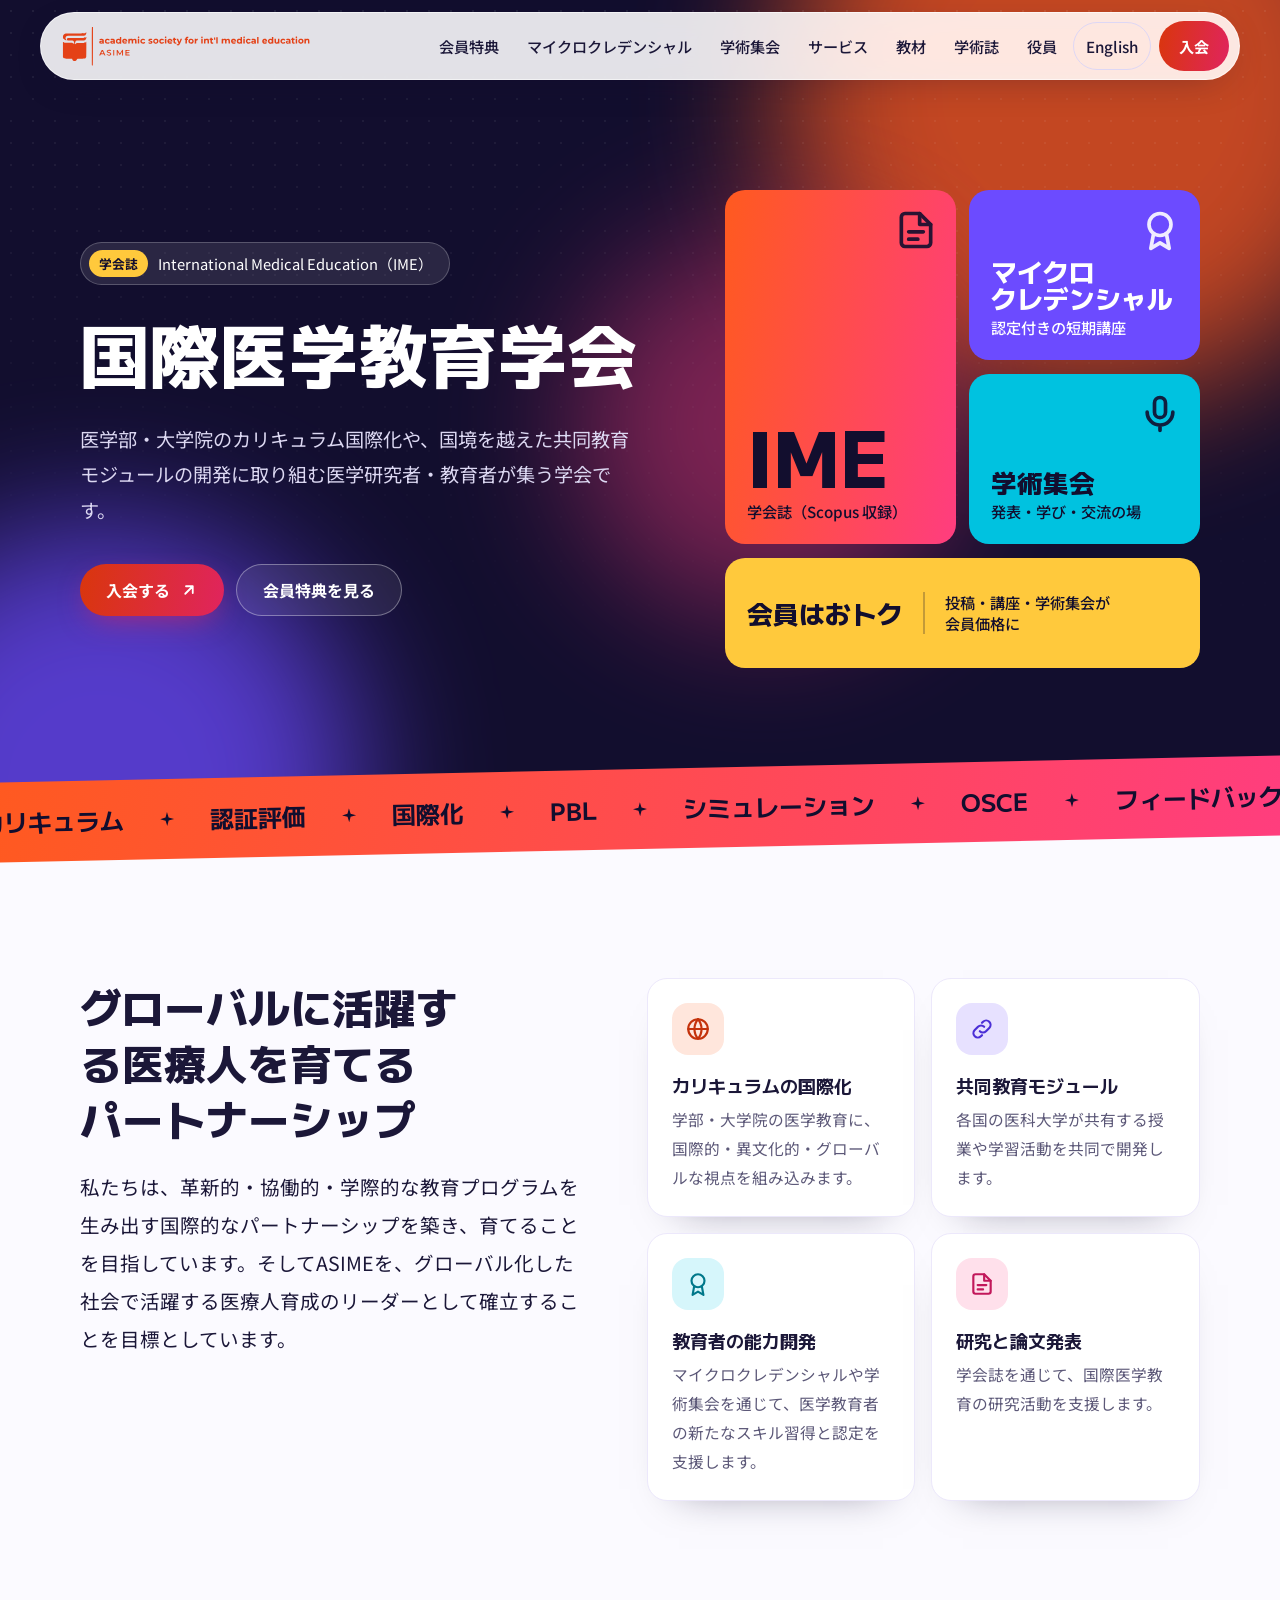
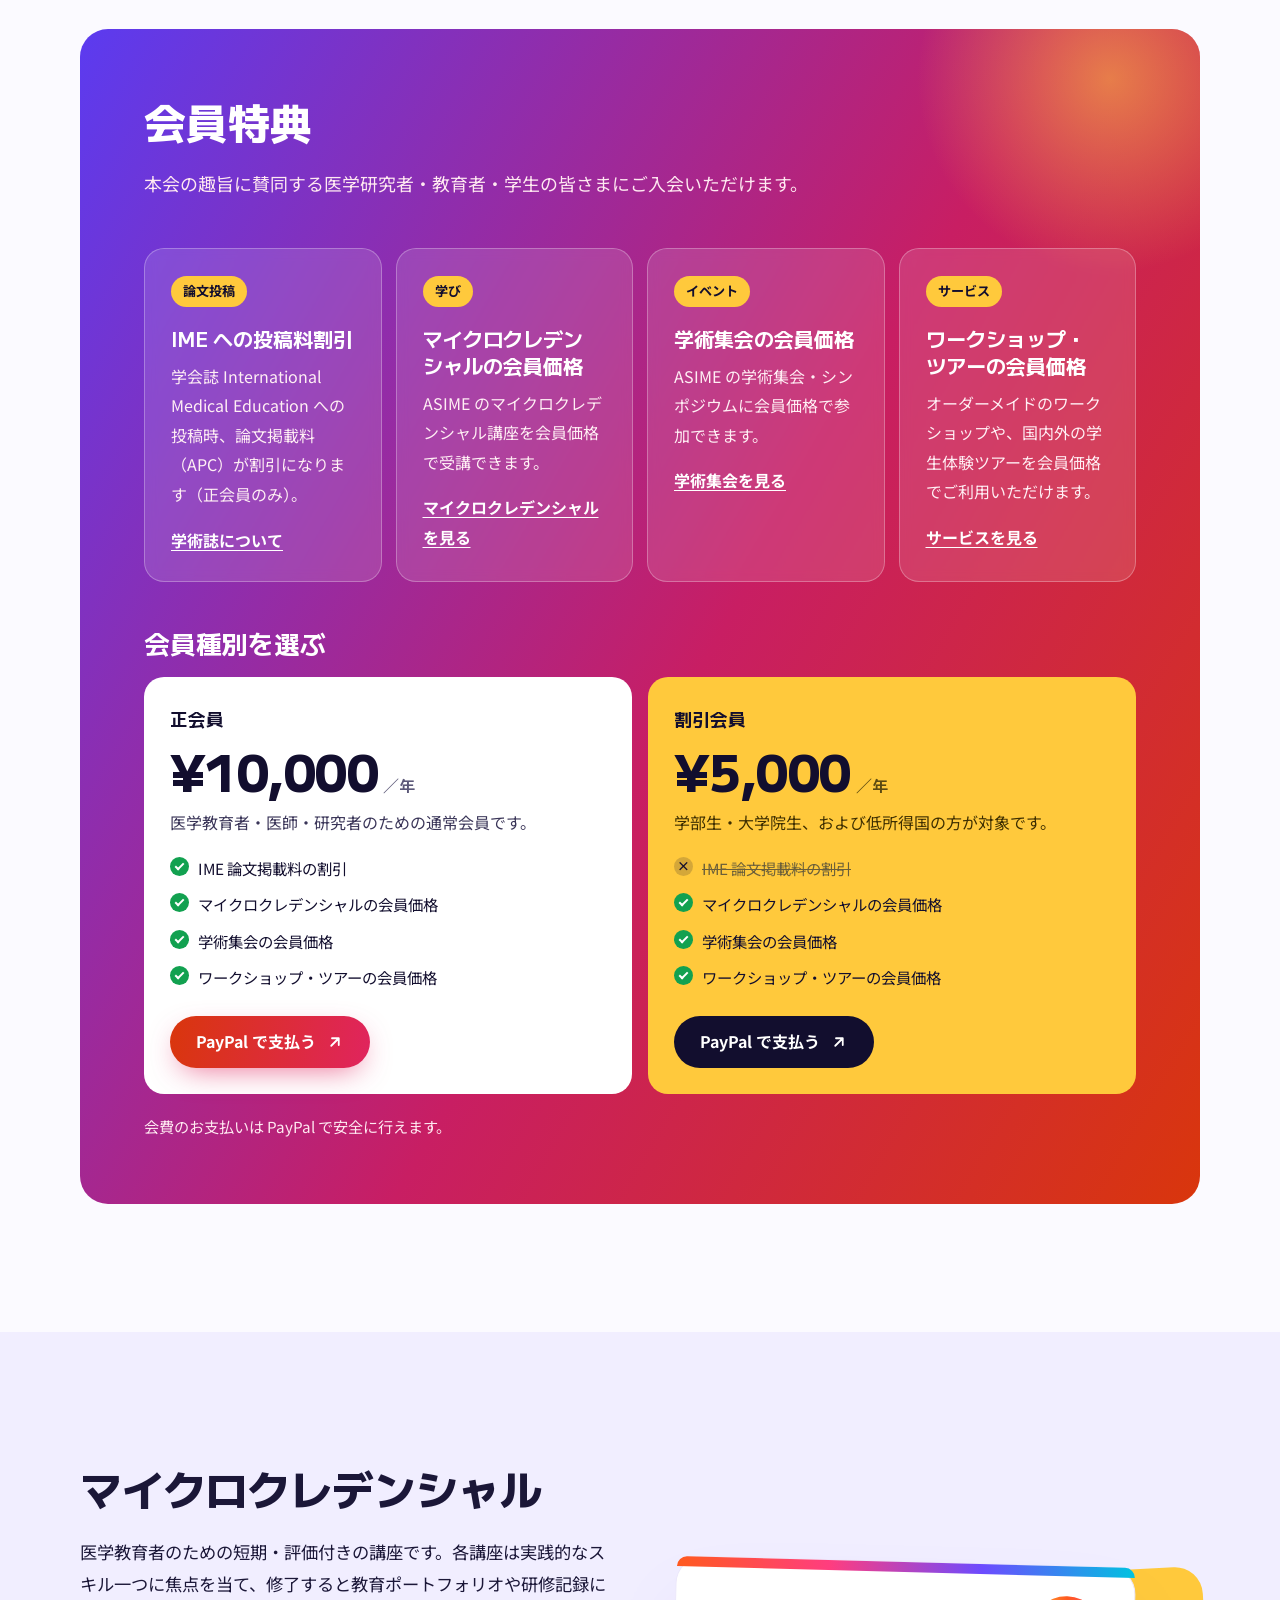
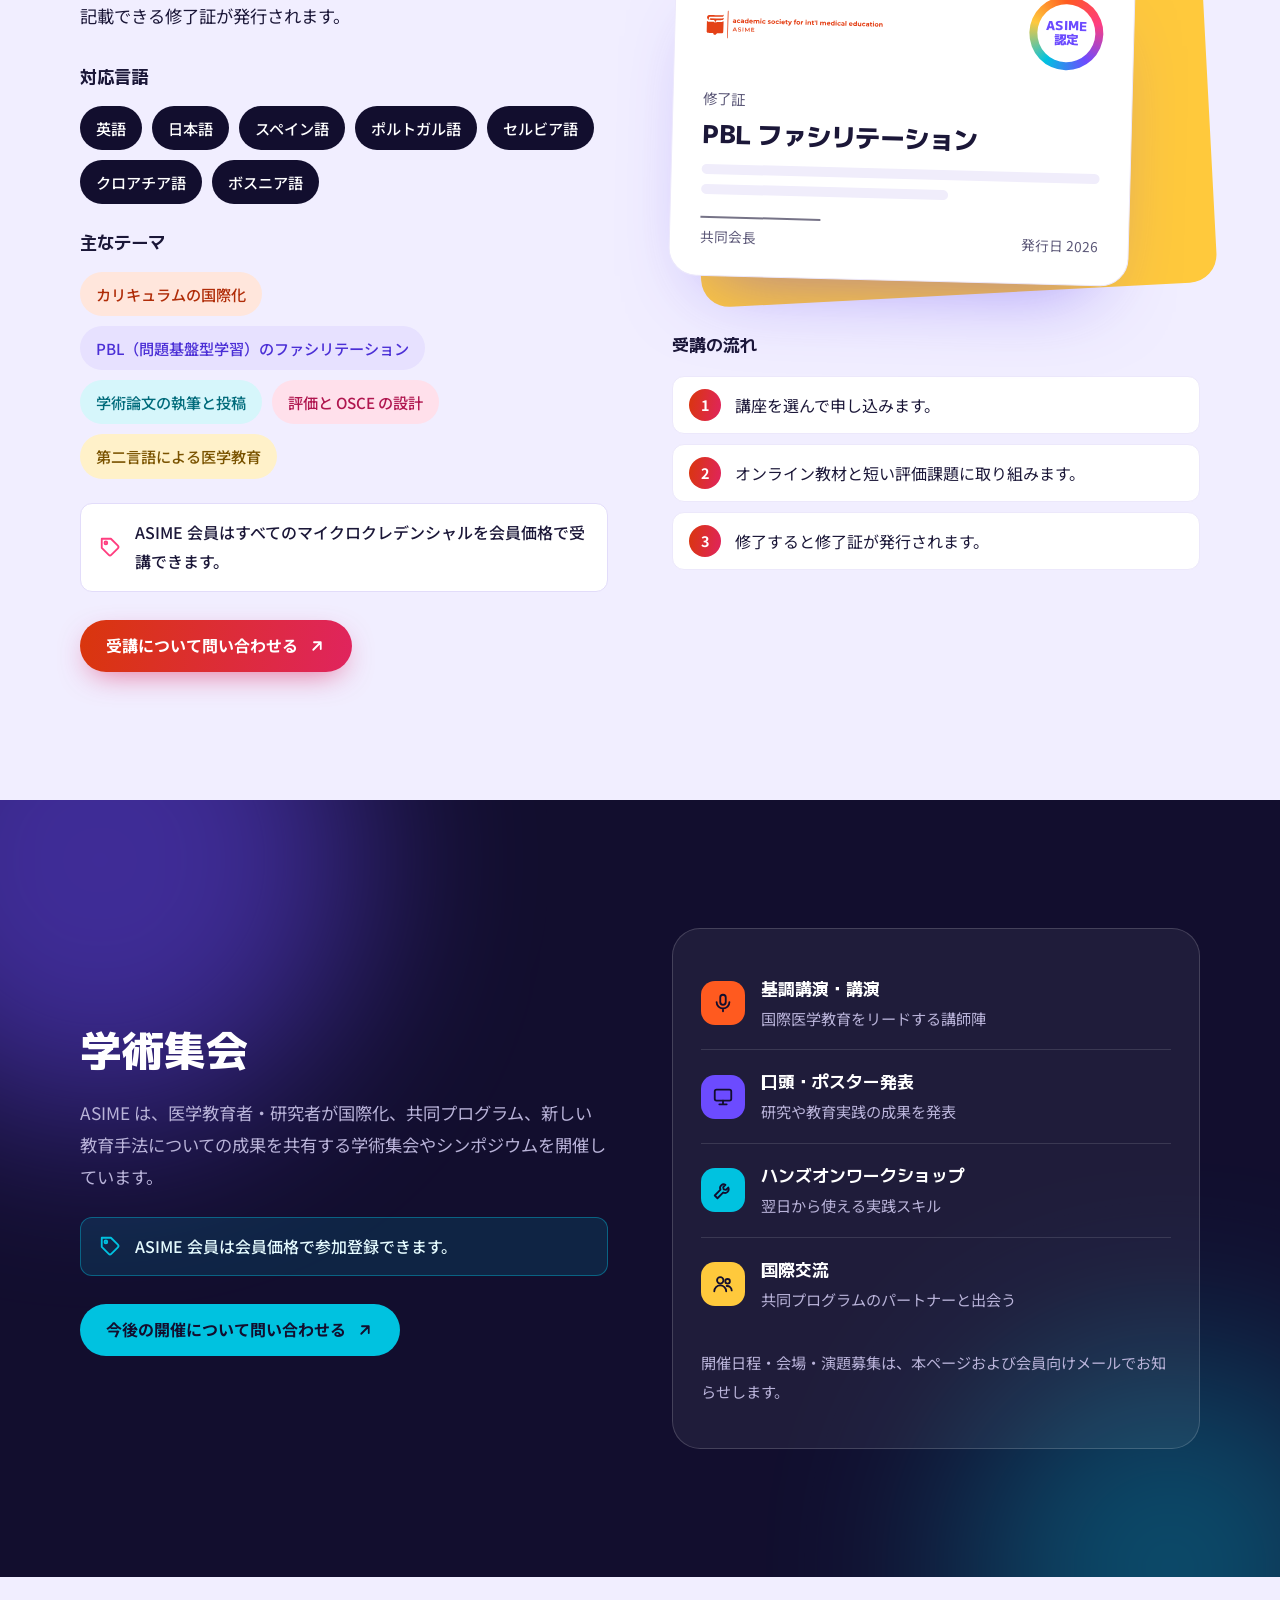
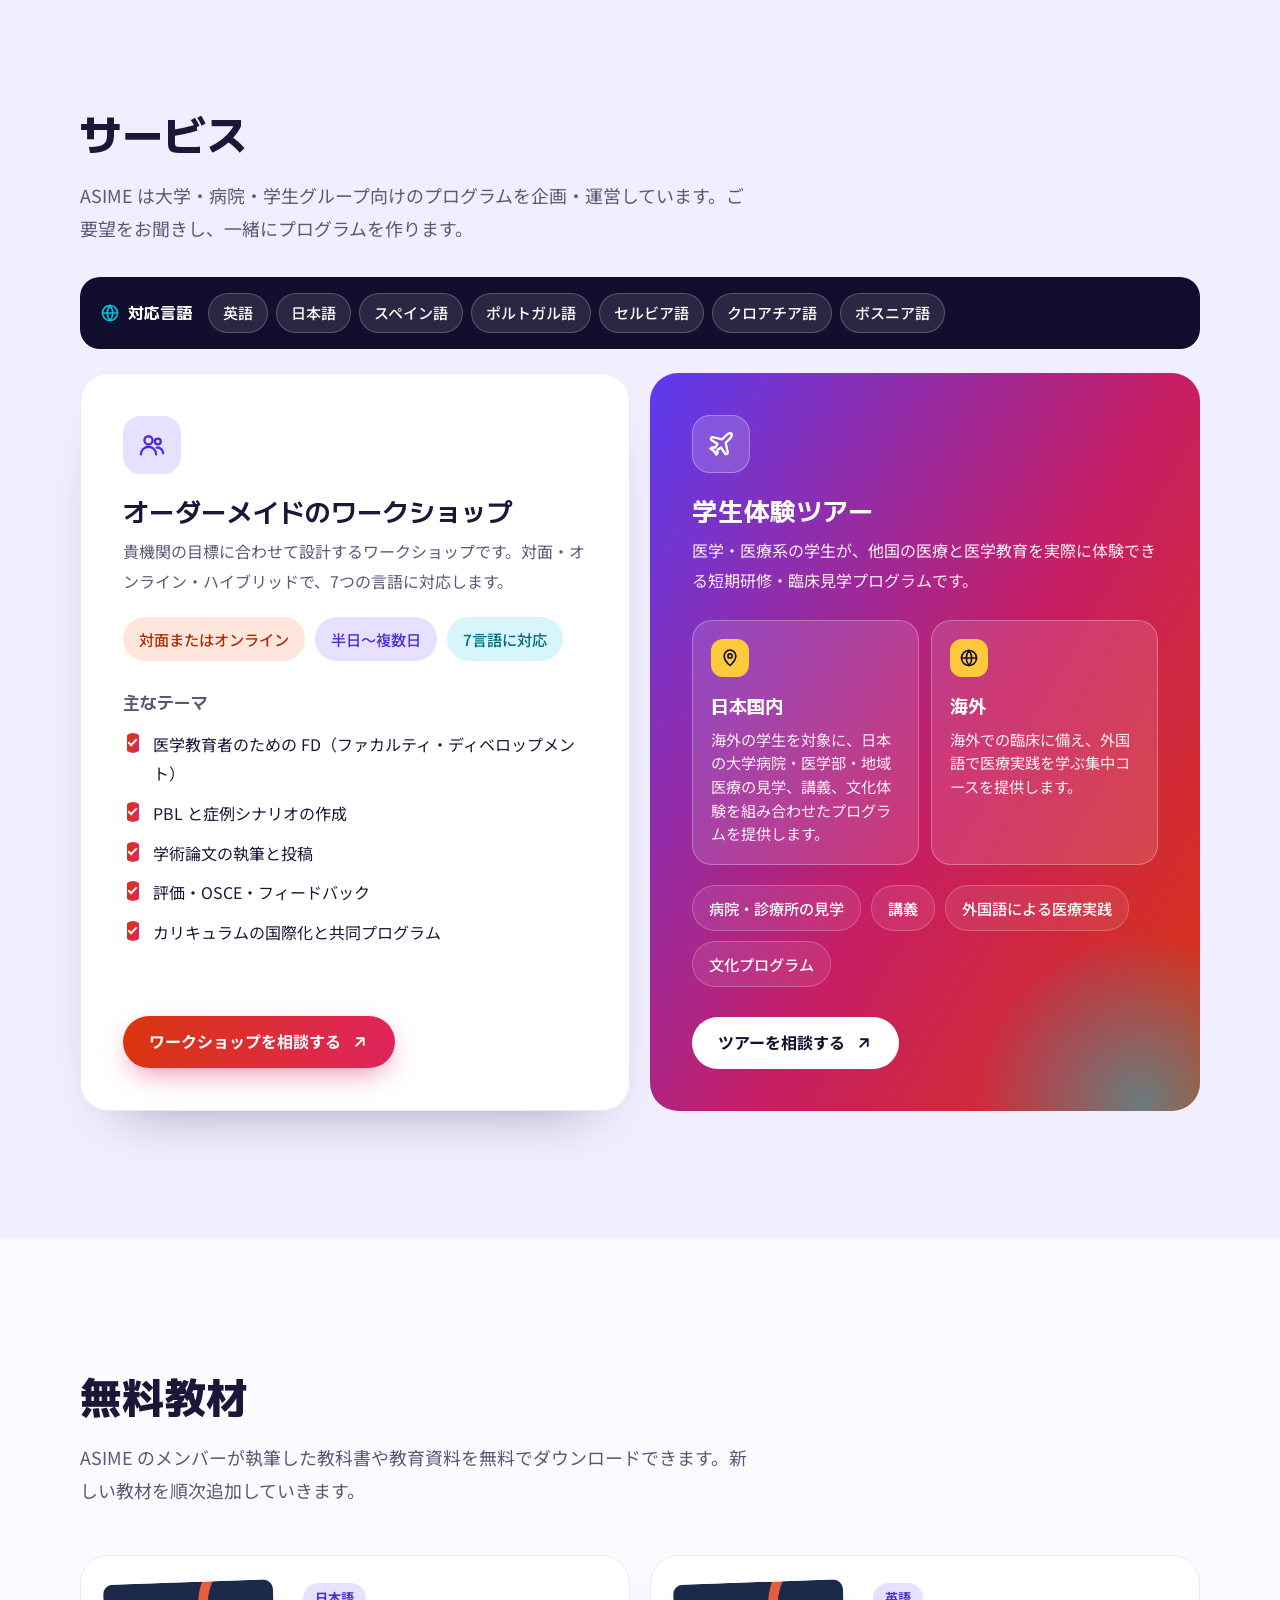
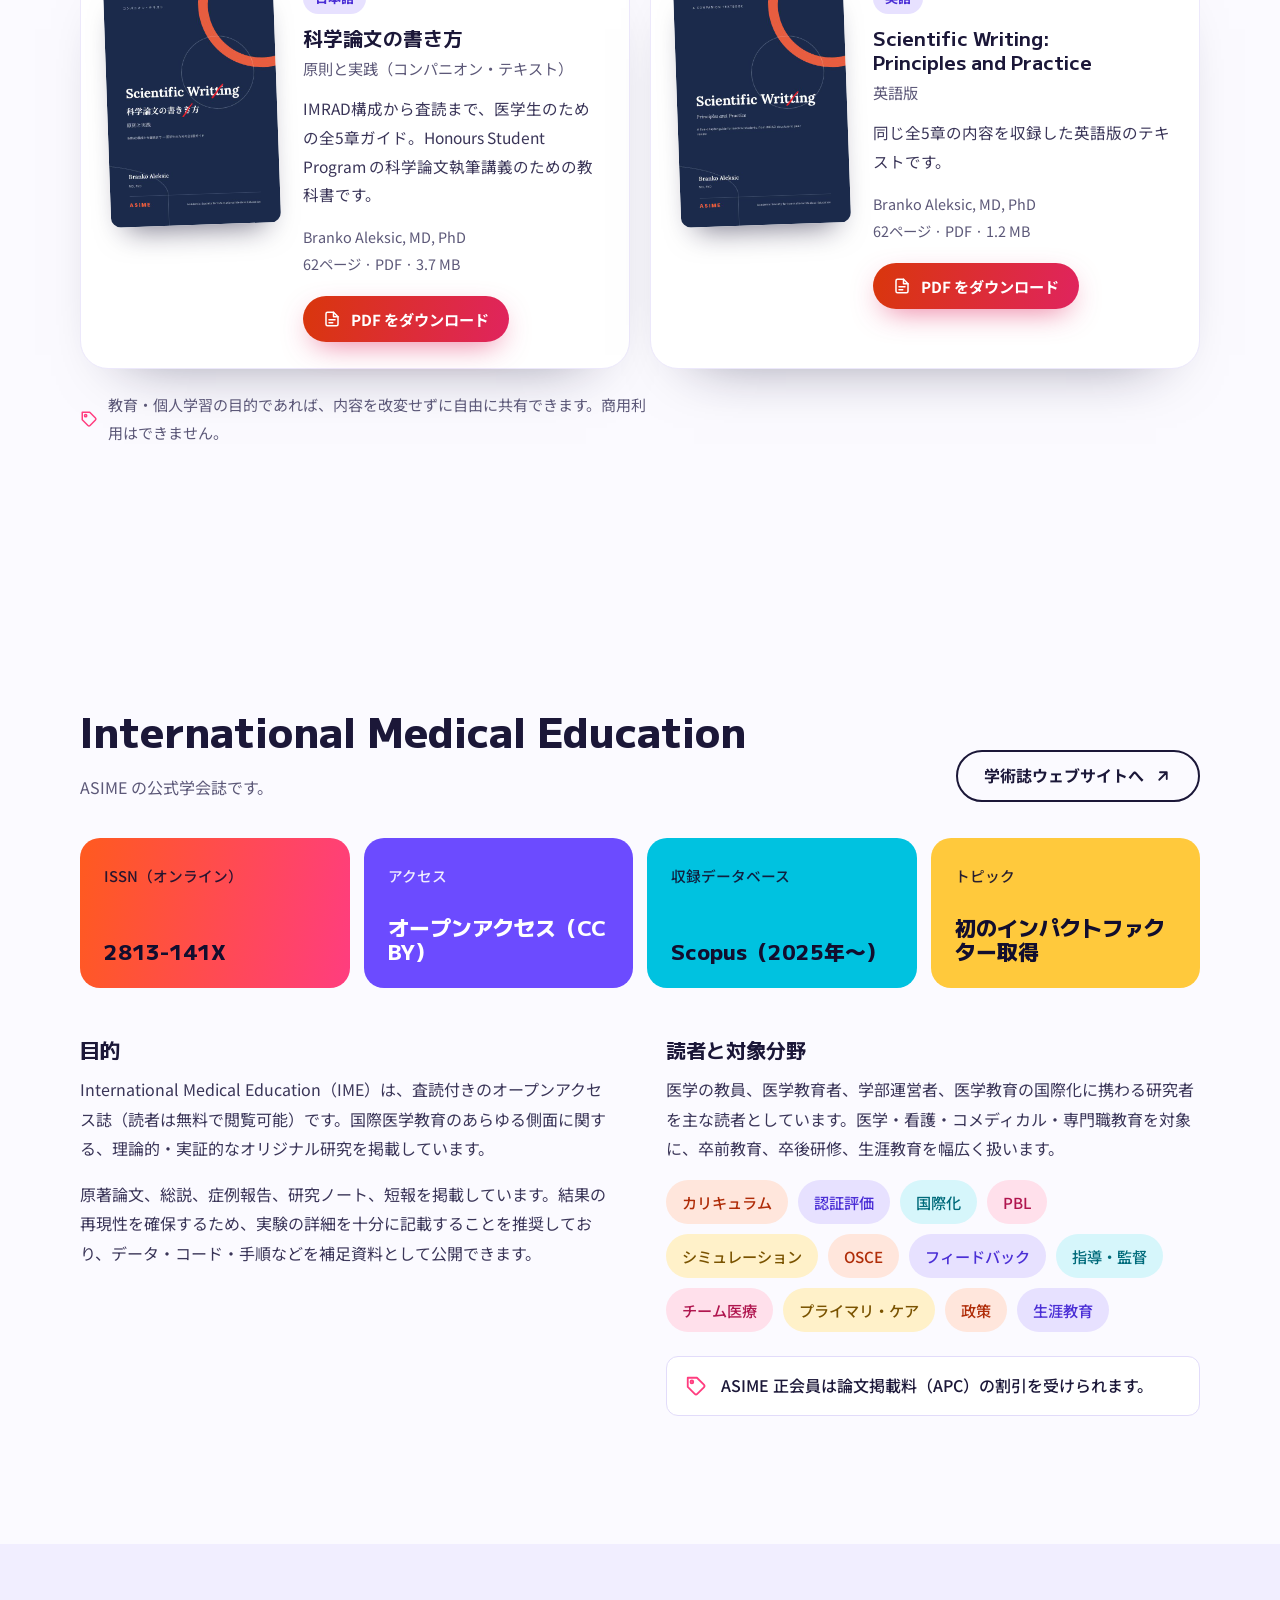
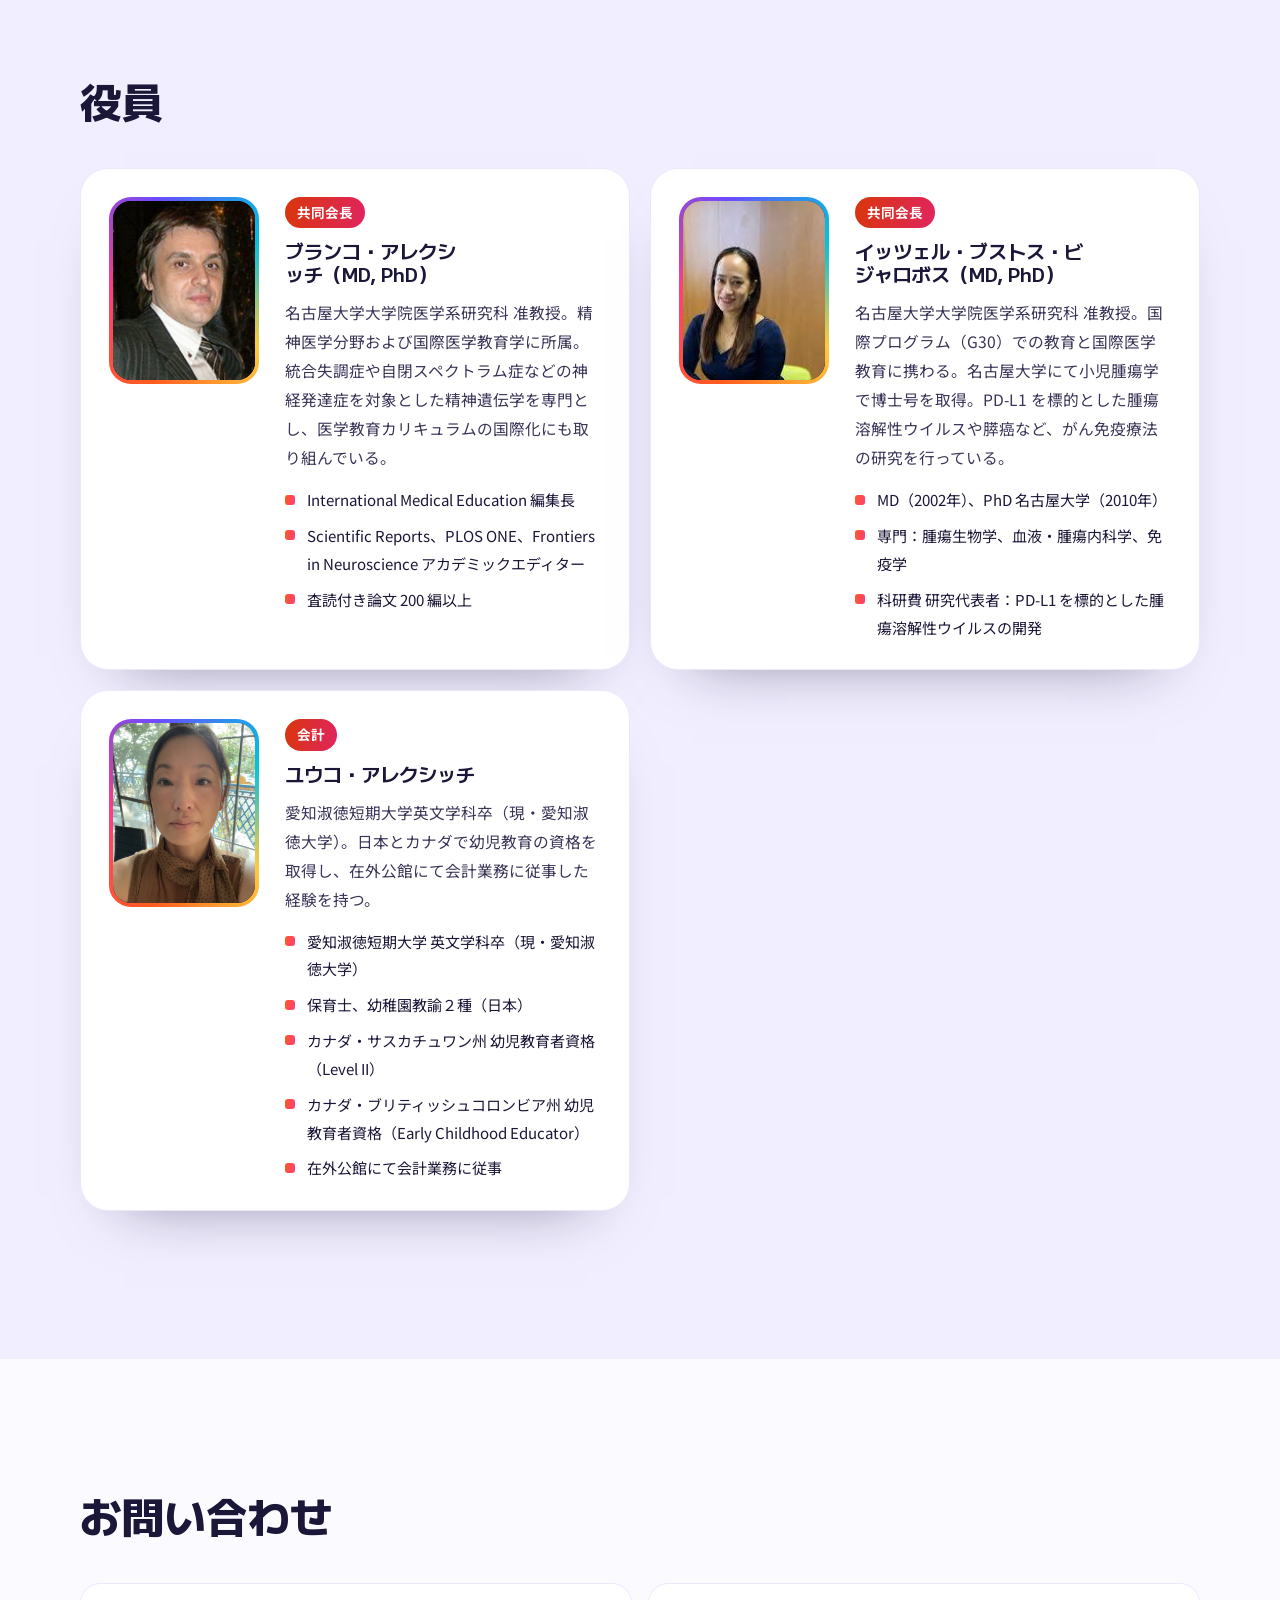
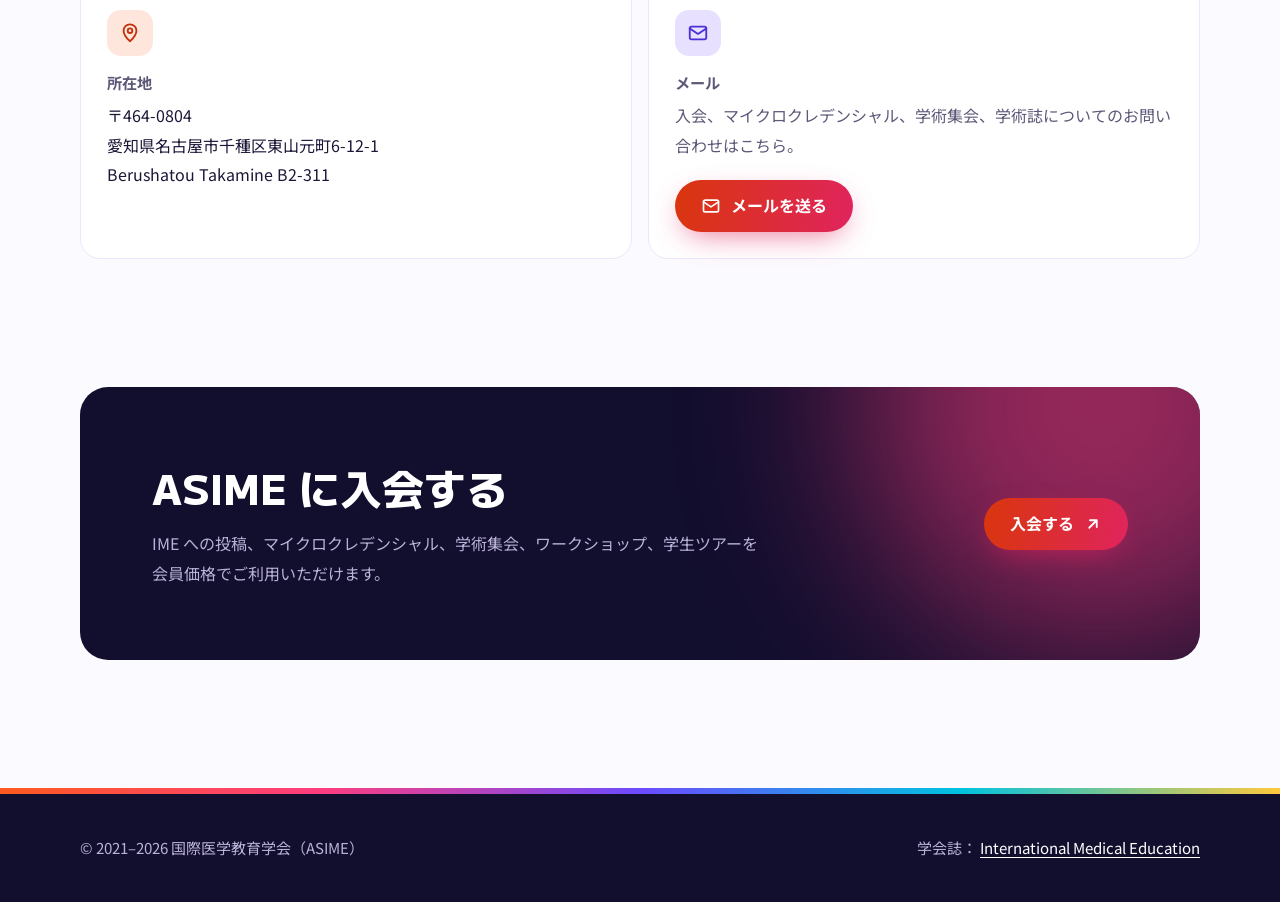
<file: ja/index.html>
<!doctype html>
<html lang="ja">
<head>
<meta charset="utf-8">
<meta name="viewport" content="width=device-width, initial-scale=1">
<title>ASIME 国際医学教育学会 — Academic Society for International Medical Education</title>
<meta name="description" content="国際医学教育学会（ASIME）は、医学部・大学院カリキュラムの国際化に取り組む医学研究者・教育者が集う学会です（名古屋）。学会誌 International Medical Education（IME）を発行しています。">
<meta property="og:type" content="website">
<meta property="og:title" content="ASIME 国際医学教育学会 — Academic Society for International Medical Education">
<meta property="og:description" content="国際医学教育学会（ASIME）は、医学部・大学院カリキュラムの国際化に取り組む医学研究者・教育者が集う学会です（名古屋）。学会誌 International Medical Education（IME）を発行しています。">
<meta name="twitter:card" content="summary">
<meta name="theme-color" content="#120E2E">
<link rel="alternate" hreflang="en" href="../">
<link rel="alternate" hreflang="ja" href="./">
<link rel="icon" href="../favicon.svg" type="image/svg+xml">
<link rel="preconnect" href="https://fonts.googleapis.com">
<link rel="preconnect" href="https://fonts.gstatic.com" crossorigin>
<link href="https://fonts.googleapis.com/css2?family=M+PLUS+1:wght@600;700;800&family=Noto+Sans+JP:wght@400;500;700&display=swap" rel="stylesheet">
<link rel="stylesheet" href="../styles.css">
</head>
<body>
<a class="skip" href="#main">本文へスキップ</a>

<header class="site-head">
  <div class="wrap">
    <div class="bar">
      <a class="brand" href="#top"><img src="../logo.svg" alt="ASIME 国際医学教育学会" width="1160" height="194"></a>
      <nav class="nav" aria-label="Main">
        <a class="sec" href="#membership">会員特典</a>
        <a class="sec" href="#microcredentials">マイクロクレデンシャル</a>
        <a class="sec" href="#conferences">学術集会</a>
        <a class="sec" href="#services">サービス</a>
        <a class="sec" href="#materials">教材</a>
        <a class="sec" href="#journal">学術誌</a>
        <a class="sec" href="#board">役員</a>
        <a class="lang" href="../" hreflang="en" lang="en">English</a>
        <details class="more">
          <summary aria-label="メニュー"><svg viewBox="0 0 24 24" fill="none" stroke="currentColor" stroke-width="2.2" stroke-linecap="round"><path d="M4 7h16M4 12h16M4 17h16"/></svg></summary>
          <div class="menu-panel">
            <a href="#about">学会について</a>
            <a href="#membership">会員特典</a>
            <a href="#microcredentials">マイクロクレデンシャル</a>
            <a href="#conferences">学術集会</a>
            <a href="#services">サービス</a>
            <a href="#materials">教材</a>
            <a href="#journal">学術誌</a>
            <a href="#board">役員</a>
            <a href="#contact">お問い合わせ</a>
          </div>
        </details>
        <a class="join" href="#join">入会</a>
      </nav>
    </div>
  </div>
</header>

<main id="main">
  <div class="hero" id="top">
    <div class="glow"></div><div class="grain"></div>
    <div class="wrap">
      <div>
        <span class="pill"><b>学会誌</b>International Medical Education（IME）</span>
        <h1>国際医学教育学会</h1>
        <p class="lede">医学部・大学院のカリキュラム国際化や、国境を越えた共同教育モジュールの開発に取り組む医学研究者・教育者が集う学会です。</p>
        <div class="ctas">
          <a class="btn btn-hot" href="#join">入会する <svg viewBox="0 0 24 24" fill="none" stroke="currentColor" stroke-width="2.4" stroke-linecap="round" stroke-linejoin="round"><path d="M7 17 17 7M8 7h9v9"/></svg></a>
          <a class="btn btn-glass" href="#membership">会員特典を見る</a>
        </div>
      </div>
      <div class="bento">
        <a class="tile t-orange" href="#journal"><svg class="ico" viewBox="0 0 24 24" fill="none" stroke="currentColor" stroke-width="2" stroke-linecap="round" stroke-linejoin="round"><path d="M14 3H6a2 2 0 0 0-2 2v14a2 2 0 0 0 2 2h12a2 2 0 0 0 2-2V9z"/><path d="M14 3v6h6M8 13h8M8 17h5"/></svg><span class="big">IME</span><span class="small">学会誌（Scopus 収録）</span></a>
        <a class="tile t-violet" href="#microcredentials"><svg class="ico" viewBox="0 0 24 24" fill="none" stroke="currentColor" stroke-width="2" stroke-linecap="round" stroke-linejoin="round"><circle cx="12" cy="9" r="6"/><path d="M8.5 14 7 22l5-3 5 3-1.5-8"/></svg><span class="big">マイクロ<br>クレデンシャル</span><span class="small">認定付きの短期講座</span></a>
        <a class="tile t-cyan" href="#conferences"><svg class="ico" viewBox="0 0 24 24" fill="none" stroke="currentColor" stroke-width="2" stroke-linecap="round" stroke-linejoin="round"><rect x="9" y="3" width="6" height="11" rx="3"/><path d="M5 11a7 7 0 0 0 14 0M12 18v3"/></svg><span class="big">学術集会</span><span class="small">発表・学び・交流の場</span></a>
        <a class="tile t-yellow" href="#membership"><span class="big">会員はおトク</span><span class="small">投稿・講座・学術集会が会員価格に</span></a>
      </div>
    </div>
  </div>

  <div class="marquee" aria-hidden="true"><div class="track"><span>カリキュラム</span><span>認証評価</span><span>国際化</span><span>PBL</span><span>シミュレーション</span><span>OSCE</span><span>フィードバック</span><span>指導・監督</span><span>チーム医療</span><span>プライマリ・ケア</span><span>政策</span><span>生涯教育</span><span>カリキュラム</span><span>認証評価</span><span>国際化</span><span>PBL</span><span>シミュレーション</span><span>OSCE</span><span>フィードバック</span><span>指導・監督</span><span>チーム医療</span><span>プライマリ・ケア</span><span>政策</span><span>生涯教育</span></div></div>

  <section id="about">
    <div class="wrap about-grid">
      <div>
        <h2>グローバルに活躍する医療人を育てるパートナーシップ</h2>
        <p class="statement">私たちは、革新的・協働的・学際的な教育プログラムを生み出す国際的なパートナーシップを築き、育てることを目指しています。そしてASIMEを、グローバル化した社会で活躍する医療人育成のリーダーとして確立することを目標としています。</p>
      </div>
      <div class="pillars">
          <div class="pillar"><div class="ic c-orange"><svg viewBox="0 0 24 24" fill="none" stroke="currentColor" stroke-width="2" stroke-linecap="round" stroke-linejoin="round"><circle cx="12" cy="12" r="9"/><path d="M3 12h18M12 3a14 14 0 0 1 0 18M12 3a14 14 0 0 0 0 18"/></svg></div><h3>カリキュラムの国際化</h3><p>学部・大学院の医学教育に、国際的・異文化的・グローバルな視点を組み込みます。</p></div>
          <div class="pillar"><div class="ic c-violet"><svg viewBox="0 0 24 24" fill="none" stroke="currentColor" stroke-width="2" stroke-linecap="round" stroke-linejoin="round"><path d="M10 14a4 4 0 0 0 5.7 0l3-3a4 4 0 0 0-5.7-5.7l-1 1"/><path d="M14 10a4 4 0 0 0-5.7 0l-3 3a4 4 0 0 0 5.7 5.7l1-1"/></svg></div><h3>共同教育モジュール</h3><p>各国の医科大学が共有する授業や学習活動を共同で開発します。</p></div>
          <div class="pillar"><div class="ic c-cyan"><svg viewBox="0 0 24 24" fill="none" stroke="currentColor" stroke-width="2" stroke-linecap="round" stroke-linejoin="round"><circle cx="12" cy="9" r="6"/><path d="M8.5 14 7 22l5-3 5 3-1.5-8"/></svg></div><h3>教育者の能力開発</h3><p>マイクロクレデンシャルや学術集会を通じて、医学教育者の新たなスキル習得と認定を支援します。</p></div>
          <div class="pillar"><div class="ic c-pink"><svg viewBox="0 0 24 24" fill="none" stroke="currentColor" stroke-width="2" stroke-linecap="round" stroke-linejoin="round"><path d="M14 3H6a2 2 0 0 0-2 2v14a2 2 0 0 0 2 2h12a2 2 0 0 0 2-2V9z"/><path d="M14 3v6h6M8 13h8M8 17h5"/></svg></div><h3>研究と論文発表</h3><p>学会誌を通じて、国際医学教育の研究活動を支援します。</p></div>
      </div>
    </div>
  </section>

  <section id="membership" style="padding-top:0">
    <div class="wrap">
      <div class="panel">
        <div class="sec-head"><h2>会員特典</h2><p>本会の趣旨に賛同する医学研究者・教育者・学生の皆さまにご入会いただけます。</p></div>
        <ul class="perks">
        <li class="perk"><span class="tag">論文投稿</span><h3>IME への投稿料割引</h3><p>学会誌 International Medical Education への投稿時、論文掲載料（APC）が割引になります（正会員のみ）。</p><a href="#journal">学術誌について</a></li>
        <li class="perk"><span class="tag">学び</span><h3>マイクロクレデンシャルの会員価格</h3><p>ASIME のマイクロクレデンシャル講座を会員価格で受講できます。</p><a href="#microcredentials">マイクロクレデンシャルを見る</a></li>
        <li class="perk"><span class="tag">イベント</span><h3>学術集会の会員価格</h3><p>ASIME の学術集会・シンポジウムに会員価格で参加できます。</p><a href="#conferences">学術集会を見る</a></li>
        <li class="perk"><span class="tag">サービス</span><h3>ワークショップ・ツアーの会員価格</h3><p>オーダーメイドのワークショップや、国内外の学生体験ツアーを会員価格でご利用いただけます。</p><a href="#services">サービスを見る</a></li>
        </ul>
        <h3 class="tiers-h" id="join">会員種別を選ぶ</h3>
        <div class="tiers">
          <div class="tier tier-regular"><span class="tname">正会員</span><span class="price">¥10,000<small>／年</small></span><p>医学教育者・医師・研究者のための通常会員です。</p>
            <ul class="incl"><li class="yes">IME 論文掲載料の割引</li><li class="yes">マイクロクレデンシャルの会員価格</li><li class="yes">学術集会の会員価格</li><li class="yes">ワークショップ・ツアーの会員価格</li></ul>
            <a class="btn btn-hot" href="https://www.paypal.com/ncp/payment/5SDZDW5649PTL" target="_blank" rel="noopener">PayPal で支払う <svg viewBox="0 0 24 24" fill="none" stroke="currentColor" stroke-width="2.4" stroke-linecap="round" stroke-linejoin="round"><path d="M7 17 17 7M8 7h9v9"/></svg></a></div>
          <div class="tier tier-disc"><span class="tname">割引会員</span><span class="price">¥5,000<small>／年</small></span><p>学部生・大学院生、および低所得国の方が対象です。</p>
            <ul class="incl"><li class="no">IME 論文掲載料の割引</li><li class="yes">マイクロクレデンシャルの会員価格</li><li class="yes">学術集会の会員価格</li><li class="yes">ワークショップ・ツアーの会員価格</li></ul>
            <a class="btn btn-dark" href="https://www.paypal.com/ncp/payment/364U2EXZQQU36" target="_blank" rel="noopener">PayPal で支払う <svg viewBox="0 0 24 24" fill="none" stroke="currentColor" stroke-width="2.4" stroke-linecap="round" stroke-linejoin="round"><path d="M7 17 17 7M8 7h9v9"/></svg></a></div>
        </div>
        <p class="tiers-note">会費のお支払いは PayPal で安全に行えます。</p>
      </div>
    </div>
  </section>

  <section id="microcredentials" class="lilac">
    <div class="wrap program">
      <div class="lead">
        <h2>マイクロクレデンシャル</h2>
        <p>医学教育者のための短期・評価付きの講座です。各講座は実践的なスキル一つに焦点を当て、修了すると教育ポートフォリオや研修記録に記載できる修了証が発行されます。</p>
        <p class="label" style="margin-top:28px">対応言語</p>
        <ul class="chips lang-chips"><li>英語</li><li>日本語</li><li>スペイン語</li><li>ポルトガル語</li><li>セルビア語</li><li>クロアチア語</li><li>ボスニア語</li></ul>
        <p class="label" style="margin-top:22px">主なテーマ</p>
        <ul class="chips color"><li>カリキュラムの国際化</li><li>PBL（問題基盤型学習）のファシリテーション</li><li>学術論文の執筆と投稿</li><li>評価と OSCE の設計</li><li>第二言語による医学教育</li></ul>
        <div class="note light"><svg viewBox="0 0 24 24" fill="none" stroke="currentColor" stroke-width="2" stroke-linecap="round" stroke-linejoin="round"><path d="M20.6 13.4 13.4 20.6a2 2 0 0 1-2.8 0L3 13V3h10l7.6 7.6a2 2 0 0 1 0 2.8z"/><circle cx="7.5" cy="7.5" r="1.5"/></svg><span>ASIME 会員はすべてのマイクロクレデンシャルを会員価格で受講できます。</span></div>
        <div class="actions"><a class="btn btn-hot" href="mailto:branko@med.nagoya-u.ac.jp?subject=%5BASIME%5D%20%E3%83%9E%E3%82%A4%E3%82%AF%E3%83%AD%E3%82%AF%E3%83%AC%E3%83%87%E3%83%B3%E3%82%B7%E3%83%A3%E3%83%AB%E3%81%AB%E3%81%A4%E3%81%84%E3%81%A6">受講について問い合わせる <svg viewBox="0 0 24 24" fill="none" stroke="currentColor" stroke-width="2.4" stroke-linecap="round" stroke-linejoin="round"><path d="M7 17 17 7M8 7h9v9"/></svg></a></div>
      </div>
      <div>
        <div class="stack">
          <div class="cert" aria-hidden="true">
            <div class="top"><img src="../logo.svg" alt=""><div class="seal"><span>ASIME<br>認定</span></div></div>
            <p class="kind">修了証</p>
            <p class="title">PBL ファシリテーション</p>
            <div class="line"></div><div class="line s"></div>
            <div class="sig"><div><i></i>共同会長</div><div>発行日 2026</div></div>
          </div>
        </div>
        <p class="label" style="margin-top:48px">受講の流れ</p>
        <ol class="steps"><li>講座を選んで申し込みます。</li><li>オンライン教材と短い評価課題に取り組みます。</li><li>修了すると修了証が発行されます。</li></ol>
      </div>
    </div>
  </section>

  <section id="conferences" class="dark">
    <div class="wrap program">
      <div class="lead">
        <h2>学術集会</h2>
        <p>ASIME は、医学教育者・研究者が国際化、共同プログラム、新しい教育手法についての成果を共有する学術集会やシンポジウムを開催しています。</p>
        <div class="note on-dark"><svg viewBox="0 0 24 24" fill="none" stroke="currentColor" stroke-width="2" stroke-linecap="round" stroke-linejoin="round"><path d="M20.6 13.4 13.4 20.6a2 2 0 0 1-2.8 0L3 13V3h10l7.6 7.6a2 2 0 0 1 0 2.8z"/><circle cx="7.5" cy="7.5" r="1.5"/></svg><span>ASIME 会員は会員価格で参加登録できます。</span></div>
        <div class="actions"><a class="btn btn-cyan" href="mailto:branko@med.nagoya-u.ac.jp?subject=%5BASIME%5D%20%E5%AD%A6%E8%A1%93%E9%9B%86%E4%BC%9A%E3%81%AB%E3%81%A4%E3%81%84%E3%81%A6">今後の開催について問い合わせる <svg viewBox="0 0 24 24" fill="none" stroke="currentColor" stroke-width="2.4" stroke-linecap="round" stroke-linejoin="round"><path d="M7 17 17 7M8 7h9v9"/></svg></a></div>
      </div>
      <div class="event">
          <div class="row"><div class="dot" style="background:#FF5A1F"><span style="color:#120E2E;display:grid"><svg viewBox="0 0 24 24" fill="none" stroke="currentColor" stroke-width="2" stroke-linecap="round" stroke-linejoin="round"><rect x="9" y="3" width="6" height="11" rx="3"/><path d="M5 11a7 7 0 0 0 14 0M12 18v3"/></svg></span></div><div><b>基調講演・講演</b><span>国際医学教育をリードする講師陣</span></div></div>
          <div class="row"><div class="dot" style="background:#6C4BFF"><span style="color:#120E2E;display:grid"><svg viewBox="0 0 24 24" fill="none" stroke="currentColor" stroke-width="2" stroke-linecap="round" stroke-linejoin="round"><rect x="3" y="4" width="18" height="12" rx="2"/><path d="M8 20h8M12 16v4"/></svg></span></div><div><b>口頭・ポスター発表</b><span>研究や教育実践の成果を発表</span></div></div>
          <div class="row"><div class="dot" style="background:#00C2E0"><span style="color:#120E2E;display:grid"><svg viewBox="0 0 24 24" fill="none" stroke="currentColor" stroke-width="2" stroke-linecap="round" stroke-linejoin="round"><path d="M14.7 6.3a4 4 0 0 0-5.4 5.4L3 18l3 3 6.3-6.3a4 4 0 0 0 5.4-5.4l-2.5 2.5-2.5-.5-.5-2.5z"/></svg></span></div><div><b>ハンズオンワークショップ</b><span>翌日から使える実践スキル</span></div></div>
          <div class="row"><div class="dot" style="background:#FFC93C"><span style="color:#120E2E;display:grid"><svg viewBox="0 0 24 24" fill="none" stroke="currentColor" stroke-width="2" stroke-linecap="round" stroke-linejoin="round"><circle cx="9" cy="8" r="3.5"/><path d="M2.5 20a6.5 6.5 0 0 1 13 0"/><circle cx="17" cy="9" r="2.5"/><path d="M16 14.2A5 5 0 0 1 21.5 19"/></svg></span></div><div><b>国際交流</b><span>共同プログラムのパートナーと出会う</span></div></div>
        <p class="soon">開催日程・会場・演題募集は、本ページおよび会員向けメールでお知らせします。</p>
      </div>
    </div>
  </section>

  <section id="services" class="lilac">
    <div class="wrap">
      <div class="sec-head"><h2>サービス</h2><p>ASIME は大学・病院・学生グループ向けのプログラムを企画・運営しています。ご要望をお聞きし、一緒にプログラムを作ります。</p></div>
      <div class="langs"><span class="langs-label"><svg viewBox="0 0 24 24" fill="none" stroke="currentColor" stroke-width="2" stroke-linecap="round" stroke-linejoin="round"><circle cx="12" cy="12" r="9"/><path d="M3 12h18M12 3a14 14 0 0 1 0 18M12 3a14 14 0 0 0 0 18"/></svg> 対応言語</span><ul><li>英語</li><li>日本語</li><li>スペイン語</li><li>ポルトガル語</li><li>セルビア語</li><li>クロアチア語</li><li>ボスニア語</li></ul></div>
      <div class="services">
        <article class="svc light">
          <div class="ic c-violet"><svg viewBox="0 0 24 24" fill="none" stroke="currentColor" stroke-width="2" stroke-linecap="round" stroke-linejoin="round"><circle cx="9" cy="8" r="3.5"/><path d="M2.5 20a6.5 6.5 0 0 1 13 0"/><circle cx="17" cy="9" r="2.5"/><path d="M16 14.2A5 5 0 0 1 21.5 19"/></svg></div>
          <h3>オーダーメイドのワークショップ</h3>
          <p>貴機関の目標に合わせて設計するワークショップです。対面・オンライン・ハイブリッドで、7つの言語に対応します。</p>
          <ul class="chips color"><li>対面またはオンライン</li><li>半日〜複数日</li><li>7言語に対応</li></ul>
          <p class="label" style="margin-top:26px">主なテーマ</p>
          <ul class="ticks"><li>医学教育者のための FD（ファカルティ・ディベロップメント）</li><li>PBL と症例シナリオの作成</li><li>学術論文の執筆と投稿</li><li>評価・OSCE・フィードバック</li><li>カリキュラムの国際化と共同プログラム</li></ul>
          <div class="svc-cta"><a class="btn btn-hot" href="mailto:branko@med.nagoya-u.ac.jp?subject=%5BASIME%5D%20%E3%83%AF%E3%83%BC%E3%82%AF%E3%82%B7%E3%83%A7%E3%83%83%E3%83%97%E3%81%AE%E3%81%94%E7%9B%B8%E8%AB%87">ワークショップを相談する <svg viewBox="0 0 24 24" fill="none" stroke="currentColor" stroke-width="2.4" stroke-linecap="round" stroke-linejoin="round"><path d="M7 17 17 7M8 7h9v9"/></svg></a></div>
        </article>
        <article class="svc vivid">
          <div class="ic"><svg viewBox="0 0 24 24" fill="none" stroke="currentColor" stroke-width="2" stroke-linecap="round" stroke-linejoin="round"><path d="M17.8 19.2 16 11l3.5-3.5C21 6 21.5 4 21 3c-1-.5-3 0-4.5 1.5L13 8 4.8 6.2c-.5-.1-.9.1-1.1.5l-.3.5c-.2.5-.1 1 .3 1.3L9 12l-2 3H4l-1 1 3 2 2 3 1-1v-3l3-2 3.5 5.3c.3.4.8.5 1.3.3l.5-.2c.4-.3.6-.7.5-1.2z"/></svg></div>
          <h3>学生体験ツアー</h3>
          <p>医学・医療系の学生が、他国の医療と医学教育を実際に体験できる短期研修・臨床見学プログラムです。</p>
          <div class="where"><div class="w"><span class="wi"><svg viewBox="0 0 24 24" fill="none" stroke="currentColor" stroke-width="2" stroke-linecap="round" stroke-linejoin="round"><path d="M12 21s-7-6.2-7-11.5a7 7 0 0 1 14 0C19 14.8 12 21 12 21z"/><circle cx="12" cy="9.5" r="2.5"/></svg></span><b>日本国内</b><span>海外の学生を対象に、日本の大学病院・医学部・地域医療の見学、講義、文化体験を組み合わせたプログラムを提供します。</span></div><div class="w"><span class="wi"><svg viewBox="0 0 24 24" fill="none" stroke="currentColor" stroke-width="2" stroke-linecap="round" stroke-linejoin="round"><circle cx="12" cy="12" r="9"/><path d="M3 12h18M12 3a14 14 0 0 1 0 18M12 3a14 14 0 0 0 0 18"/></svg></span><b>海外</b><span>海外での臨床に備え、外国語で医療実践を学ぶ集中コースを提供します。</span></div></div>
          <ul class="chips glass"><li>病院・診療所の見学</li><li>講義</li><li>外国語による医療実践</li><li>文化プログラム</li></ul>
          <div class="svc-cta"><a class="btn btn-white" href="mailto:branko@med.nagoya-u.ac.jp?subject=%5BASIME%5D%20%E5%AD%A6%E7%94%9F%E4%BD%93%E9%A8%93%E3%83%84%E3%82%A2%E3%83%BC%E3%81%AE%E3%81%94%E7%9B%B8%E8%AB%87">ツアーを相談する <svg viewBox="0 0 24 24" fill="none" stroke="currentColor" stroke-width="2.4" stroke-linecap="round" stroke-linejoin="round"><path d="M7 17 17 7M8 7h9v9"/></svg></a></div>
        </article>
      </div>
    </div>
  </section>

  <section id="materials">
    <div class="wrap">
      <div class="sec-head"><h2>無料教材</h2><p>ASIME のメンバーが執筆した教科書や教育資料を無料でダウンロードできます。新しい教材を順次追加していきます。</p></div>
      <div class="materials">
        <!-- MATERIAL: copy this whole <article> block to add a new item -->
        <article class="mat">
          <a class="cover" href="../materials/scientific-writing-textbook-ja.pdf" download><img src="../materials/covers/scientific-writing-ja.jpg" alt="" width="200" height="286" loading="lazy"></a>
          <div class="mat-body">
            <span class="mat-lang">日本語</span>
            <h3>科学論文の書き方</h3>
            <p class="mat-sub">原則と実践（コンパニオン・テキスト）</p>
            <p>IMRAD構成から査読まで、医学生のための全5章ガイド。Honours Student Program の科学論文執筆講義のための教科書です。</p>
            <p class="mat-meta">Branko Aleksic, MD, PhD<br>62ページ · PDF · 3.7 MB</p>
            <a class="btn btn-hot" href="../materials/scientific-writing-textbook-ja.pdf" download><svg viewBox="0 0 24 24" fill="none" stroke="currentColor" stroke-width="2" stroke-linecap="round" stroke-linejoin="round"><path d="M14 3H6a2 2 0 0 0-2 2v14a2 2 0 0 0 2 2h12a2 2 0 0 0 2-2V9z"/><path d="M14 3v6h6M8 13h8M8 17h5"/></svg> PDF をダウンロード</a>
          </div>
        </article>
        <!-- MATERIAL: copy this whole <article> block to add a new item -->
        <article class="mat">
          <a class="cover" href="../materials/scientific-writing-textbook-en.pdf" download><img src="../materials/covers/scientific-writing-en.jpg" alt="" width="200" height="286" loading="lazy"></a>
          <div class="mat-body">
            <span class="mat-lang">英語</span>
            <h3>Scientific Writing: Principles and Practice</h3>
            <p class="mat-sub">英語版</p>
            <p>同じ全5章の内容を収録した英語版のテキストです。</p>
            <p class="mat-meta">Branko Aleksic, MD, PhD<br>62ページ · PDF · 1.2 MB</p>
            <a class="btn btn-hot" href="../materials/scientific-writing-textbook-en.pdf" download><svg viewBox="0 0 24 24" fill="none" stroke="currentColor" stroke-width="2" stroke-linecap="round" stroke-linejoin="round"><path d="M14 3H6a2 2 0 0 0-2 2v14a2 2 0 0 0 2 2h12a2 2 0 0 0 2-2V9z"/><path d="M14 3v6h6M8 13h8M8 17h5"/></svg> PDF をダウンロード</a>
          </div>
        </article>
      </div>
      <p class="mat-note"><svg viewBox="0 0 24 24" fill="none" stroke="currentColor" stroke-width="2" stroke-linecap="round" stroke-linejoin="round"><path d="M20.6 13.4 13.4 20.6a2 2 0 0 1-2.8 0L3 13V3h10l7.6 7.6a2 2 0 0 1 0 2.8z"/><circle cx="7.5" cy="7.5" r="1.5"/></svg> <span>教育・個人学習の目的であれば、内容を改変せずに自由に共有できます。商用利用はできません。</span></p>
    </div>
  </section>

  <section id="journal">
    <div class="wrap">
      <div class="jhead">
        <div><h2>International Medical Education</h2><p>ASIME の公式学会誌です。</p></div>
        <a class="btn btn-outline" href="https://www.mdpi.com/journal/ime" target="_blank" rel="noopener">学術誌ウェブサイトへ <svg viewBox="0 0 24 24" fill="none" stroke="currentColor" stroke-width="2.4" stroke-linecap="round" stroke-linejoin="round"><path d="M7 17 17 7M8 7h9v9"/></svg></a>
      </div>
      <dl class="facts"><div><dt>ISSN（オンライン）</dt><dd>2813-141X</dd></div><div><dt>アクセス</dt><dd>オープンアクセス（CC BY）</dd></div><div><dt>収録データベース</dt><dd>Scopus（2025年〜）</dd></div><div><dt>トピック</dt><dd>初のインパクトファクター取得</dd></div></dl>
      <div class="cols">
        <div><h3>目的</h3><p>International Medical Education（IME）は、査読付きのオープンアクセス誌（読者は無料で閲覧可能）です。国際医学教育のあらゆる側面に関する、理論的・実証的なオリジナル研究を掲載しています。</p><p>原著論文、総説、症例報告、研究ノート、短報を掲載しています。結果の再現性を確保するため、実験の詳細を十分に記載することを推奨しており、データ・コード・手順などを補足資料として公開できます。</p></div>
        <div>
          <h3>読者と対象分野</h3><p>医学の教員、医学教育者、学部運営者、医学教育の国際化に携わる研究者を主な読者としています。医学・看護・コメディカル・専門職教育を対象に、卒前教育、卒後研修、生涯教育を幅広く扱います。</p>
          <ul class="chips color" aria-label="読者と対象分野"><li>カリキュラム</li><li>認証評価</li><li>国際化</li><li>PBL</li><li>シミュレーション</li><li>OSCE</li><li>フィードバック</li><li>指導・監督</li><li>チーム医療</li><li>プライマリ・ケア</li><li>政策</li><li>生涯教育</li></ul>
          <div class="note light"><svg viewBox="0 0 24 24" fill="none" stroke="currentColor" stroke-width="2" stroke-linecap="round" stroke-linejoin="round"><path d="M20.6 13.4 13.4 20.6a2 2 0 0 1-2.8 0L3 13V3h10l7.6 7.6a2 2 0 0 1 0 2.8z"/><circle cx="7.5" cy="7.5" r="1.5"/></svg><span>ASIME 正会員は論文掲載料（APC）の割引を受けられます。</span></div>
        </div>
      </div>
    </div>
  </section>

  <section id="board" class="lilac">
    <div class="wrap">
      <h2 style="margin-bottom:40px">役員</h2>
      <div class="leaders">
        <article class="leader">
          <div class="photo"><span>BA</span><img src="../img/branko.jpg" alt="ブランコ・アレクシッチ（MD, PhD）" loading="lazy" onerror="this.remove()"></div>
          <div class="bio">
            <span class="role">共同会長</span>
            <h3>ブランコ・アレクシッチ（MD, PhD）</h3>
            <p>名古屋大学大学院医学系研究科 准教授。精神医学分野および国際医学教育学に所属。統合失調症や自閉スペクトラム症などの神経発達症を対象とした精神遺伝学を専門とし、医学教育カリキュラムの国際化にも取り組んでいる。</p>
            <ul><li>International Medical Education 編集長</li><li>Scientific Reports、PLOS ONE、Frontiers in Neuroscience アカデミックエディター</li><li>査読付き論文 200 編以上</li></ul>
          </div>
        </article>
        <article class="leader">
          <div class="photo"><span>IB</span><img src="../img/itzel.jpg" alt="イッツェル・ブストス・ビジャロボス（MD, PhD）" loading="lazy" onerror="this.remove()"></div>
          <div class="bio">
            <span class="role">共同会長</span>
            <h3>イッツェル・ブストス・ビジャロボス（MD, PhD）</h3>
            <p>名古屋大学大学院医学系研究科 准教授。国際プログラム（G30）での教育と国際医学教育に携わる。名古屋大学にて小児腫瘍学で博士号を取得。PD-L1 を標的とした腫瘍溶解性ウイルスや膵癌など、がん免疫療法の研究を行っている。</p>
            <ul><li>MD（2002年）、PhD 名古屋大学（2010年）</li><li>専門：腫瘍生物学、血液・腫瘍内科学、免疫学</li><li>科研費 研究代表者：PD-L1 を標的とした腫瘍溶解性ウイルスの開発</li></ul>
          </div>
        </article>
        <article class="leader">
          <div class="photo"><span>YA</span><img src="../img/yuko.jpg" alt="ユウコ・アレクシッチ" loading="lazy" onerror="this.remove()"></div>
          <div class="bio">
            <span class="role">会計</span>
            <h3>ユウコ・アレクシッチ</h3>
            <p>愛知淑徳短期大学英文学科卒（現・愛知淑徳大学）。日本とカナダで幼児教育の資格を取得し、在外公館にて会計業務に従事した経験を持つ。</p>
            <ul><li>愛知淑徳短期大学 英文学科卒（現・愛知淑徳大学）</li><li>保育士、幼稚園教諭２種（日本）</li><li>カナダ・サスカチュワン州 幼児教育者資格（Level II）</li><li>カナダ・ブリティッシュコロンビア州 幼児教育者資格（Early Childhood Educator）</li><li>在外公館にて会計業務に従事</li></ul>
          </div>
        </article>
      </div>
    </div>
  </section>

  <section id="contact">
    <div class="wrap">
      <h2>お問い合わせ</h2>
      <div class="contact-grid">
        <div class="card"><div class="ic c-orange"><svg viewBox="0 0 24 24" fill="none" stroke="currentColor" stroke-width="2" stroke-linecap="round" stroke-linejoin="round"><path d="M12 21s-7-6.2-7-11.5a7 7 0 0 1 14 0C19 14.8 12 21 12 21z"/><circle cx="12" cy="9.5" r="2.5"/></svg></div><h3>所在地</h3><address>〒464-0804<br>愛知県名古屋市千種区東山元町6-12-1<br>Berushatou Takamine B2-311</address></div>
        <div class="card"><div class="ic c-violet"><svg viewBox="0 0 24 24" fill="none" stroke="currentColor" stroke-width="2" stroke-linecap="round" stroke-linejoin="round"><rect x="3" y="5" width="18" height="14" rx="2"/><path d="m3 7 9 6 9-6"/></svg></div><h3>メール</h3><p class="card-p">入会、マイクロクレデンシャル、学術集会、学術誌についてのお問い合わせはこちら。</p><a class="btn btn-hot" href="mailto:branko@med.nagoya-u.ac.jp?subject=%5BASIME%5D%20"><svg viewBox="0 0 24 24" fill="none" stroke="currentColor" stroke-width="2" stroke-linecap="round" stroke-linejoin="round"><rect x="3" y="5" width="18" height="14" rx="2"/><path d="m3 7 9 6 9-6"/></svg> メールを送る</a></div>
      </div>
    </div>
  </section>

  <div class="join-band">
    <div class="wrap">
      <div class="inner">
        <div><h2>ASIME に入会する</h2><p>IME への投稿、マイクロクレデンシャル、学術集会、ワークショップ、学生ツアーを会員価格でご利用いただけます。</p></div>
        <a class="btn btn-hot" href="#join">入会する <svg viewBox="0 0 24 24" fill="none" stroke="currentColor" stroke-width="2.4" stroke-linecap="round" stroke-linejoin="round"><path d="M7 17 17 7M8 7h9v9"/></svg></a>
      </div>
    </div>
  </div>
</main>

<footer>
  <div class="bar"></div>
  <div class="wrap">
    <span>© 2021–<span id="yr">2026</span> 国際医学教育学会（ASIME）</span>
    <span>学会誌： <a href="https://www.mdpi.com/journal/ime" target="_blank" rel="noopener">International Medical Education</a></span>
  </div>
</footer>
<script>document.getElementById('yr').textContent=new Date().getFullYear();document.querySelectorAll('.more a').forEach(a=>a.addEventListener('click',()=>a.closest('details').removeAttribute('open')));document.addEventListener('click',e=>{const m=document.querySelector('.more[open]');if(m&&!m.contains(e.target))m.removeAttribute('open')});</script>
<!-- Cloudflare Web Analytics --><script type='module' src='https://static.cloudflareinsights.com/beacon.min.js' data-cf-beacon='{"token": "2711b03047334b0db391e8ab12afb39d"}'></script><!-- End Cloudflare Web Analytics -->
</body>
</html>
</file>
<file: styles.css>
/* ASIME — vibrant palette built around the logo orange (#E44117) */
:root{
  --ink:#120E2E;          /* deep indigo-black for dark sections */
  --ink-2:#1E1850;
  --paper:#FBFAFF;
  --lilac:#F1EEFF;
  --text:#1B1738;
  --muted:#5C5878;
  --muted-dark:#B9B3D9;   /* secondary text on ink */
  --logo:#E44117;
  --orange:#FF5A1F;
  --pink:#FF3D7F;
  --violet:#6C4BFF;
  --cyan:#00C2E0;
  --yellow:#FFC93C;
  --btn-a:#D9360C;        /* button gradient — white text ≥4.5:1 */
  --btn-b:#E0245E;
  --grad-hot:linear-gradient(100deg,var(--orange),var(--pink));
  --grad-btn:linear-gradient(100deg,var(--btn-a),var(--btn-b));
  --grad-panel:linear-gradient(120deg,#5B3BF0 0%,#C81E63 55%,#D9360C 100%);
  --display:"Sora","Noto Sans JP",system-ui,sans-serif;
  --body:"DM Sans","Noto Sans JP",system-ui,sans-serif;
  --r-lg:28px; --r-md:20px; --r-sm:12px;
  --wrap:1200px;
  --gutter:clamp(16px,4vw,40px);
}
:lang(ja){
  --display:"M PLUS 1","Noto Sans JP",system-ui,sans-serif;
  --body:"Noto Sans JP",system-ui,sans-serif;
}
*,*::before,*::after{box-sizing:border-box}
html{scroll-behavior:smooth;scroll-padding-top:96px}
html,body{overflow-x:clip}
body{margin:0;background:var(--paper);color:var(--text);font-family:var(--body);font-size:1.0625rem;line-height:1.65;-webkit-font-smoothing:antialiased}
:lang(ja) body{line-height:1.85;font-size:1rem}
img,svg{display:block;max-width:100%}
a{color:var(--violet);text-underline-offset:3px}
:focus-visible{outline:3px solid var(--cyan);outline-offset:3px;border-radius:6px}
.wrap{max-width:var(--wrap);margin:0 auto;padding:0 var(--gutter)}
h1,h2,h3{font-family:var(--display);margin:0;line-height:1.08;letter-spacing:-.025em}
:lang(ja) h1,:lang(ja) h2,:lang(ja) h3{letter-spacing:0;line-height:1.35}
h2{font-size:clamp(2rem,4.2vw,3.4rem);font-weight:700}
:lang(ja) h2{font-size:clamp(1.7rem,3.3vw,2.6rem);font-weight:800}
h3{font-size:1.25rem;font-weight:700;letter-spacing:-.01em}
p{margin:0 0 1em;max-width:64ch}
:lang(ja) p{max-width:38em}
.skip{position:absolute;left:-999px;top:8px;background:var(--yellow);color:var(--ink);padding:8px 14px;z-index:99;border-radius:8px}
.skip:focus{left:8px}

/* Buttons */
.btn{display:inline-flex;align-items:center;justify-content:center;gap:10px;min-height:52px;padding:0 26px;border-radius:999px;font-weight:700;font-size:1rem;text-decoration:none;transition:transform .15s ease,box-shadow .15s ease,background-color .15s}
.btn:hover{transform:translateY(-2px)}
.btn-hot{background:var(--grad-btn);color:#fff;box-shadow:0 10px 30px -10px rgba(224,36,94,.7)}
.btn-hot:hover{color:#fff;box-shadow:0 14px 34px -10px rgba(224,36,94,.85)}
.btn-glass{background:rgba(255,255,255,.08);border:1.5px solid rgba(255,255,255,.35);color:#fff}
.btn-glass:hover{background:rgba(255,255,255,.16);color:#fff}
.btn-white{background:#fff;color:var(--ink)}
.btn-white:hover{color:var(--ink)}
.btn-cyan{background:var(--cyan);color:var(--ink)}
.btn-cyan:hover{color:var(--ink)}
.btn-outline{border:2px solid var(--text);color:var(--text)}
.btn-outline:hover{background:var(--text);color:#fff}
.btn svg{width:18px;height:18px}
@media (prefers-reduced-motion:reduce){.btn,.btn:hover{transition:none;transform:none}}

/* Header */
.site-head{position:fixed;inset:12px 0 auto;z-index:30;pointer-events:none}
.site-head .wrap{max-width:1340px}
.site-head .bar{pointer-events:auto;display:flex;align-items:center;justify-content:space-between;gap:16px;height:68px;padding:0 10px 0 20px;background:rgba(255,255,255,.88);backdrop-filter:blur(14px) saturate(1.5);-webkit-backdrop-filter:blur(14px) saturate(1.5);border:1px solid rgba(255,255,255,.6);border-radius:999px;box-shadow:0 10px 40px -18px rgba(18,14,46,.45)}
.brand{display:flex;align-items:center;min-width:0;flex:0 1 auto}
.brand img{height:42px;width:auto;max-width:100%}
.nav{flex:none;display:flex;align-items:center;gap:4px}
.nav a{color:var(--text);text-decoration:none;font-size:.95rem;font-weight:500;padding:9px 12px;border-radius:999px;white-space:nowrap}
.nav a.sec:hover{background:var(--lilac)}
.nav .lang{border:1.5px solid #DDD7F5}
.nav .lang:hover{border-color:var(--violet)}
.nav .join{background:var(--grad-btn);color:#fff;font-weight:700;padding:11px 20px;margin-left:4px}
.more{display:none;position:relative}
.more summary{list-style:none;cursor:pointer;width:44px;height:44px;border-radius:999px;display:grid;place-items:center;border:1.5px solid #DDD7F5;color:var(--text)}
.more summary::-webkit-details-marker{display:none}
.more summary:hover,.more[open] summary{border-color:var(--violet);background:var(--lilac)}
.more summary svg{width:22px;height:22px}
.menu-panel{position:absolute;right:0;top:calc(100% + 14px);min-width:240px;display:grid;gap:2px;padding:8px;background:#fff;border:1px solid #ECE8FB;border-radius:20px;box-shadow:0 24px 50px -20px rgba(18,14,46,.45)}
.nav .menu-panel a{padding:11px 16px;border-radius:12px;font-size:1rem}
.nav .menu-panel a:hover{background:var(--lilac)}
@media (max-width:1279px){.nav a.sec{display:none}.more{display:block}}
@media (max-width:560px){.site-head{inset:8px 0 auto}.site-head .bar{height:60px;padding:0 6px 0 14px;gap:8px}.brand img{height:auto;width:100%;max-height:32px}.nav a{padding:8px 10px}.nav .join{padding:9px 14px}.more summary{width:40px;height:40px}.menu-panel{right:-6px}}

/* Hero */
.hero{position:relative;background:var(--ink);color:#fff;overflow:hidden;isolation:isolate}
.hero::before,.hero::after,.hero .glow{content:"";position:absolute;border-radius:50%;filter:blur(70px);z-index:-1;opacity:.75}
.hero::before{width:620px;height:620px;background:var(--orange);top:-220px;right:-120px}
.hero::after{width:520px;height:520px;background:var(--violet);bottom:-260px;left:-160px}
.hero .glow{width:380px;height:380px;background:var(--pink);top:30%;left:45%;opacity:.45}
.hero .grain{position:absolute;inset:0;z-index:-1;background-image:radial-gradient(rgba(255,255,255,.07) 1px,transparent 1px);background-size:22px 22px;mask-image:linear-gradient(180deg,#000,transparent 85%)}
.hero .wrap{display:grid;grid-template-columns:minmax(0,1.1fr) minmax(0,.9fr);gap:clamp(32px,5vw,64px);align-items:center;padding-top:clamp(140px,16vw,190px);padding-bottom:clamp(72px,9vw,120px)}
@media (max-width:900px){.hero .wrap{grid-template-columns:1fr}}
.pill{display:inline-flex;align-items:center;gap:10px;background:rgba(255,255,255,.1);border:1px solid rgba(255,255,255,.22);border-radius:999px;padding:7px 16px 7px 8px;font-size:.92rem;color:#fff;margin-bottom:26px}
.pill b{background:var(--yellow);color:var(--ink);border-radius:999px;padding:2px 10px;font-size:.8rem;white-space:nowrap;flex:none}
@media (max-width:560px){.pill{font-size:.82rem;border-radius:18px}}
.hero h1{font-size:clamp(2.6rem,6.4vw,5.4rem);font-weight:800;line-height:.98;letter-spacing:-.04em}
:lang(ja) .hero h1{font-size:clamp(2.3rem,5.4vw,4.3rem);letter-spacing:.01em;line-height:1.2}
.hero h1 .grad{background:linear-gradient(95deg,#FFB088 0%,var(--pink) 45%,#A995FF 100%);-webkit-background-clip:text;background-clip:text;color:transparent}
.hero .lede{font-size:clamp(1.08rem,1.5vw,1.24rem);color:#DCD8F2;margin:28px 0 0;max-width:50ch}
.ctas{display:flex;flex-wrap:wrap;gap:12px;margin-top:36px}

.bento{display:grid;grid-template-columns:1fr 1fr;grid-template-rows:auto auto;gap:14px}
.tile{position:relative;border-radius:var(--r-md);padding:22px;min-height:170px;display:flex;flex-direction:column;justify-content:flex-end;text-decoration:none;overflow:hidden;transition:transform .2s ease}
.tile:hover{transform:translateY(-4px) rotate(-.4deg)}
.tile .big{font-family:var(--display);font-weight:800;font-size:clamp(1.3rem,2.1vw,1.75rem);line-height:1.05;letter-spacing:-.03em;overflow-wrap:anywhere}
:lang(ja) .tile .big{letter-spacing:0;font-size:clamp(1.25rem,2.1vw,1.6rem)}
.tile .small{font-size:.95rem;font-weight:500;margin-top:6px;line-height:1.35}
.tile svg.ico{position:absolute;top:18px;right:18px;width:44px;height:44px;opacity:.9}
.t-orange{background:var(--grad-hot);color:var(--ink);grid-row:span 2;min-height:354px}
.t-orange .big,:lang(ja) .t-orange .big{font-size:clamp(3.2rem,6vw,5rem)}
.t-violet{background:var(--violet);color:#fff}
.t-cyan{background:var(--cyan);color:var(--ink)}
.t-yellow{background:var(--yellow);color:var(--ink);grid-column:1/-1;min-height:110px;flex-direction:row;align-items:center;justify-content:flex-start;gap:20px}
.t-yellow .small{margin:0;max-width:22ch;padding-left:20px;border-left:2px solid rgba(18,14,46,.25)}
.t-yellow .big{font-size:clamp(1.3rem,2.2vw,1.7rem)}
.bento .tile{animation:pop .7s cubic-bezier(.2,.9,.3,1.2) both}
.bento .tile:nth-child(2){animation-delay:.08s}
.bento .tile:nth-child(3){animation-delay:.16s}
.bento .tile:nth-child(4){animation-delay:.24s}
@keyframes pop{from{opacity:0;transform:translateY(24px) scale(.96)}to{opacity:1;transform:none}}
@media (prefers-reduced-motion:reduce){.bento .tile{animation:none}.tile:hover{transform:none}}
@media (max-width:560px){.bento{gap:10px}.tile{min-height:150px;padding:18px}.tile svg.ico{width:34px;height:34px;top:14px;right:14px}.t-orange{grid-column:1/-1;grid-row:auto;min-height:170px}.t-yellow{flex-direction:column;align-items:flex-start;gap:6px;min-height:0}:lang(ja) .t-violet .big,:lang(ja) .t-cyan .big{font-size:1.08rem;word-break:keep-all}.t-yellow .small{border:0;padding:0}}

/* Marquee */
.marquee{background:var(--grad-hot);color:var(--ink);overflow:hidden;padding:18px 0;transform:rotate(-1.2deg);margin:-14px -20px 0;position:relative;z-index:2}
.marquee .track{display:flex;width:max-content;gap:36px;animation:scroll 40s linear infinite}
.marquee span{font-family:var(--display);font-weight:700;font-size:clamp(1.15rem,2vw,1.5rem);white-space:nowrap;display:flex;align-items:center;gap:36px}
.marquee span::after{content:"";width:14px;height:14px;background:var(--ink);clip-path:polygon(50% 0,61% 39%,100% 50%,61% 61%,50% 100%,39% 61%,0 50%,39% 39%)}
@keyframes scroll{to{transform:translateX(-50%)}}
@media (prefers-reduced-motion:reduce){.marquee .track{animation:none}}

/* Sections */
section{padding:clamp(80px,10vw,128px) 0;position:relative}
.sec-head{max-width:48rem;margin-bottom:48px}
.sec-head p{color:var(--muted);font-size:1.12rem;margin:18px 0 0}
.dark{background:var(--ink);color:#fff;overflow:hidden;isolation:isolate}
.dark .sec-head p,.dark p{color:var(--muted-dark)}
.lilac{background:var(--lilac)}

/* About */
.about-grid{display:grid;grid-template-columns:minmax(0,1fr) minmax(0,1.1fr);gap:clamp(32px,5vw,72px);align-items:start}
@media (max-width:900px){.about-grid{grid-template-columns:1fr}}
.about-grid .statement{font-size:clamp(1.2rem,2vw,1.45rem);line-height:1.5;color:var(--text);margin-top:22px}
:lang(ja) .about-grid .statement{font-size:clamp(1.05rem,1.7vw,1.22rem);line-height:1.95}
.pillars{display:grid;grid-template-columns:1fr 1fr;gap:16px}
@media (max-width:560px){.pillars{grid-template-columns:1fr}}
.pillar{background:#fff;border-radius:var(--r-md);padding:24px;border:1px solid #ECE8FB;box-shadow:0 20px 40px -32px rgba(18,14,46,.5)}
.pillar .ic{width:52px;height:52px;border-radius:16px;display:grid;place-items:center;margin-bottom:18px}
.pillar .ic svg{width:26px;height:26px}
.pillar h3{margin-bottom:8px;font-size:1.12rem}
.pillar p{color:var(--muted);margin:0;font-size:.98rem}
.c-orange{background:#FFE6DC;color:#C4320B}
.c-violet{background:#E7E1FF;color:#4B2FD6}
.c-cyan{background:#D6F6FB;color:#00788A}
.c-pink{background:#FFE0EB;color:#C2185B}

/* Membership */
.panel{background:var(--grad-panel);color:#fff;border-radius:var(--r-lg);padding:clamp(32px,5vw,64px);position:relative;overflow:hidden;isolation:isolate}
.panel::after{content:"";position:absolute;width:420px;height:420px;border-radius:50%;background:radial-gradient(circle,rgba(255,201,60,.55),transparent 65%);top:-160px;right:-120px;z-index:-1}
.panel .sec-head p{color:#FFE9F1}
.perks{list-style:none;padding:0;margin:0;display:grid;grid-template-columns:repeat(4,minmax(0,1fr));gap:14px}
@media (max-width:1100px){.perks{grid-template-columns:1fr 1fr}}
@media (max-width:600px){.perks{grid-template-columns:1fr}}

.perk{background:rgba(255,255,255,.12);border:1px solid rgba(255,255,255,.28);border-radius:var(--r-md);padding:26px;backdrop-filter:blur(6px)}
.perk .tag{display:inline-block;background:var(--yellow);color:var(--ink);font-weight:700;font-size:.82rem;border-radius:999px;padding:3px 12px;margin-bottom:18px}
.perk h3{color:#fff;margin-bottom:10px}
.perk p{color:#FFEFF4;margin:0}
.perk a{display:inline-block;margin-top:16px;color:#fff;font-weight:700}
.tiers-h{color:#fff;font-size:clamp(1.3rem,2vw,1.6rem);margin:44px 0 16px;scroll-margin-top:110px}
.tiers{display:grid;grid-template-columns:1fr 1fr;gap:16px}
@media (max-width:720px){.tiers{grid-template-columns:1fr}}
.tier{border-radius:var(--r-md);padding:26px;display:flex;flex-direction:column;align-items:flex-start;color:var(--ink)}
.tier-regular{background:#fff}
.tier-disc{background:var(--yellow)}
.tier .tname{font-family:var(--display);font-weight:700;font-size:1.1rem}
.tier .price{font-family:var(--display);font-weight:800;font-size:clamp(2.4rem,4.5vw,3.2rem);line-height:1;letter-spacing:-.03em;margin:10px 0 12px}
.tier p{color:#3A3558;margin:0 0 16px}
.tier .price small{font-size:1rem;font-weight:600;letter-spacing:0;margin-left:6px;color:var(--muted)}
.tier-disc .price small{color:#5C4A12}
.incl{list-style:none;padding:0;margin:0 0 24px;display:grid;gap:8px;flex:1;align-content:start}
.incl li{position:relative;padding-left:28px;font-size:.96rem}
.incl li::before{content:"";position:absolute;left:0;top:.18em;width:19px;height:19px;border-radius:50%}
.incl li.yes::before{background:#12A150}
.incl li.yes::after{content:"";position:absolute;left:6.5px;top:calc(.18em + 4px);width:5px;height:9px;border:solid #fff;border-width:0 2px 2px 0;transform:rotate(45deg)}
.incl li.no{color:#6B5F3A;text-decoration:line-through;text-decoration-thickness:1px}
.incl li.no::before{background:rgba(18,14,46,.18)}
.incl li.no::after{content:"×";position:absolute;left:0;top:.18em;width:19px;height:19px;display:grid;place-items:center;font-size:.8rem;font-weight:700;color:var(--ink);line-height:19px;text-align:center}
.tier-disc p{color:#3D2E00}
.btn-dark{background:var(--ink);color:#fff}
.btn-dark:hover{color:#fff;box-shadow:0 12px 28px -12px rgba(18,14,46,.8)}
.tiers-note{color:#FFE9F1;font-size:.95rem;margin:18px 0 0}
.panel .foot{display:flex;flex-wrap:wrap;align-items:center;gap:18px;margin-top:36px}
.panel .foot small{color:#FFE9F1;font-size:.95rem}

/* Programs */
.program{display:grid;grid-template-columns:minmax(0,1fr) minmax(0,1fr);gap:clamp(32px,5vw,80px);align-items:center}
@media (max-width:900px){.program{grid-template-columns:1fr}}
.program .lead > p{margin-top:20px;font-size:1.08rem}
.note{display:flex;align-items:center;gap:14px;border-radius:var(--r-sm);padding:14px 18px;margin-top:24px;font-weight:500}
.note svg{flex:none;width:22px;height:22px}
.note.light{background:#fff;border:1px solid #E2DCFA;color:var(--text)}
.note.light svg{color:var(--pink)}
.note.on-dark{background:rgba(0,194,224,.12);border:1px solid rgba(0,194,224,.4);color:#E5FBFF}
.note.on-dark svg{color:var(--cyan)}
.actions{display:flex;flex-wrap:wrap;gap:12px;margin-top:28px}
.chips{display:flex;flex-wrap:wrap;gap:10px;list-style:none;padding:0;margin:14px 0 0}
.chips li{border-radius:999px;padding:8px 16px;font-weight:500;font-size:.95rem}
.chips.color li:nth-child(5n+1){background:#FFE6DC;color:#B02D09}
.chips.color li:nth-child(5n+2){background:#E7E1FF;color:#4B2FD6}
.chips.color li:nth-child(5n+3){background:#D6F6FB;color:#006B7B}
.chips.color li:nth-child(5n+4){background:#FFE0EB;color:#B0164F}
.chips.color li:nth-child(5n+5){background:#FFF1C9;color:#7A5300}
.chips.glass li{background:rgba(255,255,255,.08);border:1px solid rgba(255,255,255,.22);color:#fff}
.label{font-family:var(--display);font-weight:700;font-size:1.05rem;margin:0}
.steps{list-style:none;counter-reset:s;padding:0;margin:16px 0 0;display:grid;gap:10px}
.steps li{counter-increment:s;display:flex;gap:14px;align-items:center;background:#fff;border-radius:var(--r-sm);padding:12px 16px;border:1px solid #ECE8FB}
.steps li::before{content:counter(s);flex:none;width:32px;height:32px;border-radius:50%;display:grid;place-items:center;background:var(--grad-btn);color:#fff;font-weight:700;font-size:.9rem}

/* Certificate visual */
.cert{position:relative;background:#fff;border-radius:var(--r-lg);padding:30px 30px 26px;box-shadow:0 40px 80px -40px rgba(91,59,240,.55);border:1px solid #ECE8FB;transform:rotate(1.5deg);max-width:460px;justify-self:center;width:100%}
.cert::before{content:"";position:absolute;inset:0 0 auto;height:10px;border-radius:var(--r-lg) var(--r-lg) 0 0;background:linear-gradient(90deg,var(--orange),var(--pink),var(--violet),var(--cyan))}
.cert .top{display:flex;justify-content:space-between;align-items:center;gap:12px;margin-bottom:24px}
.cert .top img{height:30px;width:auto}
.cert .seal{width:74px;height:74px;border-radius:50%;background:conic-gradient(var(--orange),var(--pink),var(--violet),var(--cyan),var(--yellow),var(--orange));display:grid;place-items:center;flex:none}
.cert .seal span{width:58px;height:58px;border-radius:50%;background:#fff;display:grid;place-items:center;font-family:var(--display);font-weight:800;color:var(--violet);font-size:.78rem;text-align:center;line-height:1.1}
.cert .kind{color:var(--muted);font-size:.9rem;margin:0}
.cert .title{font-family:var(--display);font-weight:800;font-size:1.55rem;line-height:1.15;margin:6px 0 18px;letter-spacing:-.02em}
.cert .line{height:10px;border-radius:6px;background:#F0EDFB;margin-bottom:10px}
.cert .line.s{width:62%}
.cert .sig{display:flex;justify-content:space-between;align-items:end;margin-top:22px;font-size:.85rem;color:var(--muted)}
.cert .sig i{display:block;width:120px;height:2px;background:var(--text);margin-bottom:6px;opacity:.6}
.stack{position:relative}
.stack::before{content:"";position:absolute;inset:18px -10px -14px 22px;border-radius:var(--r-lg);background:var(--yellow);transform:rotate(-3deg);z-index:0}
.stack .cert{z-index:1}

/* Conferences (dark) */
#conferences::before{content:"";position:absolute;width:520px;height:520px;border-radius:50%;background:var(--violet);filter:blur(90px);opacity:.5;top:-200px;left:-160px;z-index:-1}
#conferences::after{content:"";position:absolute;width:420px;height:420px;border-radius:50%;background:var(--cyan);filter:blur(100px);opacity:.35;bottom:-200px;right:-100px;z-index:-1}
.event{border-radius:var(--r-lg);background:rgba(255,255,255,.06);border:1px solid rgba(255,255,255,.16);padding:28px}
.event .row{display:flex;gap:16px;align-items:center;padding:16px 0;border-bottom:1px solid rgba(255,255,255,.12)}
.event .row:last-of-type{border-bottom:0}
.event .dot{flex:none;width:44px;height:44px;border-radius:14px;display:grid;place-items:center}
.event .dot svg{width:22px;height:22px}
.event .row b{display:block;font-family:var(--display);font-size:1.05rem;color:#fff}
.event .row span{color:var(--muted-dark);font-size:.95rem}
.event .soon{margin-top:18px;color:var(--muted-dark);font-size:.95rem}

/* Services */
.langs{display:flex;flex-wrap:wrap;align-items:center;gap:12px 16px;background:var(--ink);color:#fff;border-radius:var(--r-md);padding:16px 20px;margin:-16px 0 24px}
.langs-label{display:inline-flex;align-items:center;gap:8px;font-family:var(--display);font-weight:700;white-space:nowrap}
.langs-label svg{width:20px;height:20px;color:var(--cyan)}
.langs ul{list-style:none;margin:0;padding:0;display:flex;flex-wrap:wrap;gap:8px}
.langs li{border-radius:999px;padding:5px 14px;font-weight:500;font-size:.94rem;background:rgba(255,255,255,.1);border:1px solid rgba(255,255,255,.22)}
.lang-chips li{background:var(--ink);color:#fff}
.services{display:grid;grid-template-columns:1fr 1fr;gap:20px;align-items:stretch}
@media (max-width:900px){.services{grid-template-columns:1fr}}
.svc{border-radius:var(--r-lg);padding:clamp(26px,3.5vw,42px);display:flex;flex-direction:column}
.svc.light{background:#fff;border:1px solid #ECE8FB;box-shadow:0 30px 60px -44px rgba(18,14,46,.55)}
.svc.vivid{background:var(--grad-panel);color:#fff;position:relative;overflow:hidden;isolation:isolate}
.svc.vivid::after{content:"";position:absolute;width:360px;height:360px;border-radius:50%;background:radial-gradient(circle,rgba(0,194,224,.5),transparent 65%);bottom:-170px;right:-120px;z-index:-1}
.svc .ic{width:58px;height:58px;border-radius:18px;display:grid;place-items:center;margin-bottom:22px}
.svc .ic svg{width:28px;height:28px}
.svc.vivid .ic{background:rgba(255,255,255,.16);border:1px solid rgba(255,255,255,.3);color:#fff}
.svc h3{font-size:clamp(1.45rem,2.3vw,1.9rem);line-height:1.15;margin-bottom:12px;letter-spacing:-.02em}
h1,h2,h3{text-wrap:balance}
:lang(ja) .svc h3{font-size:clamp(1.3rem,2vw,1.6rem);letter-spacing:0}
.svc > p{color:var(--muted);margin:0}
.svc.vivid > p{color:#FFEFF4}
.svc .chips{margin-top:20px}
.ticks{list-style:none;padding:0;margin:12px 0 0;display:grid;gap:10px}
.ticks li{position:relative;padding-left:30px}
.ticks li::before{content:"";position:absolute;left:0;top:.2em;width:20px;height:20px;border-radius:50%;background:var(--grad-btn) center/12px no-repeat;-webkit-mask:none}
.ticks li::after{content:"";position:absolute;left:7px;top:calc(.2em + 4px);width:5px;height:9px;border:solid #fff;border-width:0 2px 2px 0;transform:rotate(45deg)}
.where{display:grid;grid-template-columns:1fr 1fr;gap:12px;margin-top:24px}
@media (max-width:560px){.where{grid-template-columns:1fr}}
.where .w{background:rgba(255,255,255,.12);border:1px solid rgba(255,255,255,.28);border-radius:var(--r-md);padding:18px}
.where .wi{display:grid;place-items:center;width:38px;height:38px;border-radius:12px;background:var(--yellow);color:var(--ink);margin-bottom:12px}
.where .wi svg{width:20px;height:20px}
.where b{display:block;font-family:var(--display);font-size:1.12rem;margin-bottom:6px}
.where span:not(.wi){color:#FFEFF4;font-size:.95rem;line-height:1.55;display:block}
.svc-cta{margin-top:auto;padding-top:30px}

/* Free teaching materials */
.materials{display:grid;grid-template-columns:1fr 1fr;gap:20px}
@media (max-width:900px){.materials{grid-template-columns:1fr}}
.mat{display:grid;grid-template-columns:170px minmax(0,1fr);gap:26px;align-items:start;background:#fff;border:1px solid #ECE8FB;border-radius:var(--r-lg);padding:26px;box-shadow:0 30px 60px -44px rgba(18,14,46,.55)}
@media (max-width:520px){.mat{grid-template-columns:1fr;gap:20px;padding:22px}.mat .cover{width:130px}}
.mat .cover{display:block;border-radius:10px;overflow:hidden;box-shadow:0 18px 30px -16px rgba(18,14,46,.6);transform:rotate(-2deg);transition:transform .2s ease}
.mat .cover:hover{transform:rotate(0) translateY(-3px)}
.mat .cover img{width:100%;height:auto}
.mat-lang{display:inline-block;font-size:.82rem;font-weight:700;border-radius:999px;padding:3px 12px;background:#E7E1FF;color:#4B2FD6}
.mat h3{font-size:1.22rem;line-height:1.25;margin:12px 0 4px}
.mat .mat-sub{color:var(--muted);font-size:.95rem;margin:0 0 12px}
.mat-body > p{font-size:.97rem;color:#3A3558}
.mat .mat-meta{font-size:.9rem;color:var(--muted);margin:0 0 18px}
.mat .btn{min-height:46px;padding:0 20px;font-size:.95rem}
.mat .btn{white-space:nowrap}
.mat-note{display:flex;align-items:center;gap:10px;color:var(--muted);font-size:.94rem;margin:22px 0 0;max-width:none}
.mat-note svg{width:18px;height:18px;flex:none;color:var(--pink)}
@media (prefers-reduced-motion:reduce){.mat .cover,.mat .cover:hover{transition:none;transform:none}}

/* Journal */
.jhead{display:flex;flex-wrap:wrap;align-items:end;justify-content:space-between;gap:20px;margin-bottom:36px}
.jhead p{color:var(--muted);margin:14px 0 0}
.facts{display:grid;grid-template-columns:repeat(4,minmax(0,1fr));gap:14px;margin:0 0 48px}
@media (max-width:900px){.facts{grid-template-columns:1fr 1fr}}
@media (max-width:440px){.facts{grid-template-columns:1fr}}
.facts div{border-radius:var(--r-md);padding:24px;min-height:150px;display:flex;flex-direction:column;justify-content:space-between}
.facts dt{font-size:.92rem;font-weight:500;opacity:.9}
.facts dd{margin:16px 0 0;font-family:var(--display);font-weight:800;font-size:clamp(1.25rem,2vw,1.6rem);line-height:1.15;letter-spacing:-.02em}
:lang(ja) .facts dd{letter-spacing:0;font-size:clamp(1.1rem,1.7vw,1.3rem)}
.facts div:nth-child(1){background:var(--grad-hot);color:var(--ink)}
.facts div:nth-child(2){background:var(--violet);color:#fff}
.facts div:nth-child(3){background:var(--cyan);color:var(--ink)}
.facts div:nth-child(4){background:var(--yellow);color:var(--ink)}
.cols{display:grid;grid-template-columns:1fr 1fr;gap:clamp(28px,4vw,56px)}
@media (max-width:900px){.cols{grid-template-columns:1fr}}
.cols h3{margin-bottom:12px}
.cols p{color:#3A3558}

/* Board */
.leaders{display:grid;grid-template-columns:1fr 1fr;gap:20px;margin-bottom:20px}
@media (max-width:900px){.leaders{grid-template-columns:1fr}}
.leader{background:#fff;border-radius:var(--r-lg);border:1px solid #ECE8FB;padding:28px;display:grid;grid-template-columns:150px minmax(0,1fr);gap:26px;align-items:start;box-shadow:0 30px 60px -44px rgba(18,14,46,.55)}
@media (max-width:560px){.leader{grid-template-columns:1fr;padding:22px;gap:20px}}
.photo{position:relative;width:150px;aspect-ratio:4/5;border-radius:22px;padding:4px;background:conic-gradient(from 200deg,var(--orange),var(--pink),var(--violet),var(--cyan),var(--yellow),var(--orange))}
@media (max-width:560px){.photo{width:132px}}
.photo span,.photo img{position:absolute;inset:4px;width:calc(100% - 8px);height:calc(100% - 8px);border-radius:18px}
.photo span{background:var(--ink);color:#fff;display:grid;place-items:center;font-family:var(--display);font-weight:800;font-size:2.2rem;letter-spacing:-.02em}
.photo img{object-fit:cover;background:var(--lilac)}
.bio .role{display:inline-block;font-size:.85rem;font-weight:700;border-radius:999px;padding:3px 12px;background:var(--grad-btn);color:#fff}
.bio h3{font-size:1.35rem;margin:12px 0 12px;line-height:1.2}
:lang(ja) .bio h3{font-size:1.2rem}
.bio p{color:#3A3558;font-size:.98rem;margin:0 0 14px}
.bio ul{list-style:none;padding:0;margin:0;display:grid;gap:8px}
.bio li{position:relative;padding-left:22px;font-size:.94rem;color:var(--text)}
.bio li::before{content:"";position:absolute;left:0;top:.55em;width:10px;height:10px;border-radius:3px;background:var(--grad-hot)}
.board{list-style:none;padding:0;margin:0;display:grid;grid-template-columns:repeat(2,minmax(0,1fr));gap:20px}
@media (max-width:900px){.board{grid-template-columns:1fr}}
.board li{background:#fff;border-radius:var(--r-md);padding:26px;display:flex;align-items:center;gap:18px;border:1px solid #ECE8FB}
.avatar{position:relative;flex:none;width:88px;height:88px;border-radius:50%;padding:3px;background:conic-gradient(var(--orange),var(--pink),var(--violet),var(--cyan),var(--orange))}
.avatar span{width:100%;height:100%;border-radius:50%;background:var(--ink);color:#fff;display:grid;place-items:center;font-family:var(--display);font-weight:700;font-size:1.15rem}
.avatar img{position:absolute;inset:3px;width:calc(100% - 6px);height:calc(100% - 6px);border-radius:50%;object-fit:cover;background:var(--lilac)}
.board .name{font-family:var(--display);font-weight:700;font-size:1.12rem;line-height:1.25;display:block}
.board .role{display:inline-block;margin-top:8px;font-size:.88rem;font-weight:700;border-radius:999px;padding:2px 12px;background:var(--lilac);color:#4B2FD6}

/* Join band */
.join-band{padding:0 0 clamp(80px,10vw,128px)}
.join-band .inner{background:var(--ink);border-radius:var(--r-lg);padding:clamp(36px,6vw,72px);display:flex;flex-wrap:wrap;align-items:center;justify-content:space-between;gap:28px;position:relative;overflow:hidden;isolation:isolate}
.join-band .inner::before{content:"";position:absolute;width:480px;height:480px;border-radius:50%;background:var(--pink);filter:blur(90px);opacity:.55;right:-140px;top:-220px;z-index:-1}
.join-band h2{color:#fff;max-width:18ch}
.join-band p{color:var(--muted-dark);margin:14px 0 0}

/* Contact */
.contact-grid{display:grid;grid-template-columns:1fr 1fr;gap:16px;margin-top:40px}
@media (max-width:900px){.contact-grid{grid-template-columns:1fr}}
.card{background:#fff;border-radius:var(--r-md);padding:26px;border:1px solid #ECE8FB}
.card .ic{width:46px;height:46px;border-radius:14px;display:grid;place-items:center;margin-bottom:16px}
.card .ic svg{width:22px;height:22px}
.card h3{font-size:.95rem;color:var(--muted);font-family:var(--body);font-weight:700;margin-bottom:8px;letter-spacing:0}
.card address{font-style:normal}
.card .card-p{color:var(--muted);margin:0 0 20px}
.card .btn{font-size:1rem}
.card .btn svg{width:20px;height:20px}

/* Footer */
footer{background:var(--ink);color:var(--muted-dark);padding:0 0 40px;font-size:.94rem}
footer .wrap{display:flex;flex-wrap:wrap;justify-content:space-between;align-items:center;gap:14px}
footer a{color:#fff}
footer .bar{height:6px;background:linear-gradient(90deg,var(--orange),var(--pink),var(--violet),var(--cyan),var(--yellow));margin-bottom:40px}
</file>
